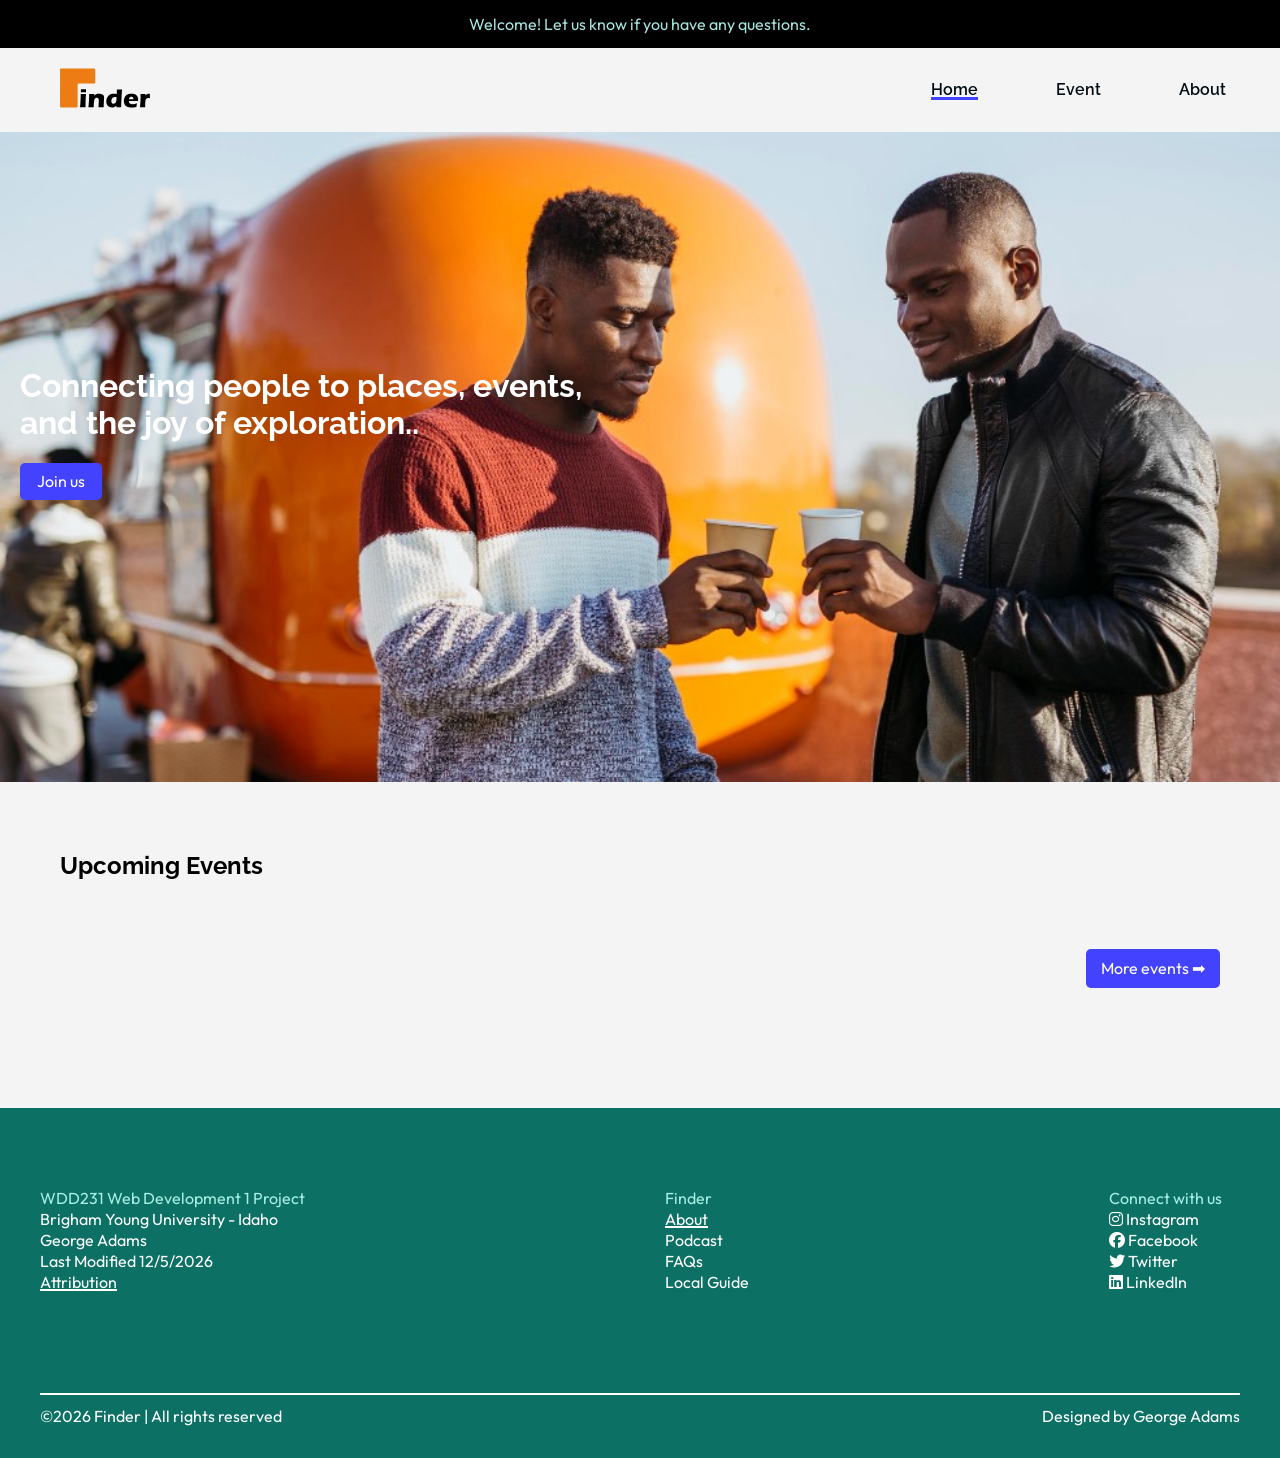
<file: project/index.html>
<!DOCTYPE html>
<html lang="en-US">

<head>
    <meta charset="UTF-8">
    <meta name="viewport" content="width=device-width, initial-scale=1.0">
    <meta name="author" content="George Adams">
    <meta name="description" content="Finder. 
    Connecting people to places, events, and the joy of exploration..
    Home page for Finder website">

    <meta property="og:title" content="Finder">
    <meta property="og:description" content="Connecting people to places, events, and the joy of exploration..">
    <meta property="og:type" content="website">
    <meta property="og:image" content="https://facelessfcls.github.io/wdd231/project/images/homepage-photo.jpg">
    <meta property="og:url" content="https://facelessfcls.github.io/wdd231/project/index.html">
    <meta name="twitter:card" content="Finder - The joy of exploration">
    <title>Homepage | Finder</title>

    <link rel="apple-touch-icon" sizes="180x180" href="images/icons/apple-touch-icon.png">
    <link rel="icon" type="image/png" sizes="32x32" href="images/icons/favicon-32x32.png">
    <link rel="icon" type="image/png" sizes="16x16" href="images/icons/favicon-16x16.png">
    <link rel="manifest" href="images/icons/site.webmanifest">

    <link rel="preconnect" href="https://fonts.googleapis.com">
    <link rel="preconnect" href="https://fonts.gstatic.com" crossorigin>
    <link
        href="https://fonts.googleapis.com/css2?family=Outfit:wght@100..900&family=Raleway:ital,wght@0,100..900;1,100..900&display=swap"
        rel="stylesheet">

    <link rel="stylesheet" href="styles/normalize.css" media="screen">
    <link rel="stylesheet" href="styles/index.css" media="screen">
    <link rel="stylesheet" href="styles/event.css" media="screen">
    <link rel="stylesheet" href="https://cdnjs.cloudflare.com/ajax/libs/font-awesome/6.6.0/css/all.min.css">
    
    <script src="scripts/index.js" defer></script>
    <script src="scripts/nav-foot.js" defer></script>
    <script type="module" src="scripts/greetingMsg.js"></script>


</head>

<body>

    <header>
        
        <div class="grtContainer"> </div>

        <section class="nav-container">

            <span class="logo-container">
                <a href="index.html">
                    <img src="images/finder_logo.svg" alt="Finder logo">
                </a>
                <span id="icon-menu"> </span>
            </span>

            <nav class="nav-links">
                <ul>
                    <li><a href="index.html" class="active">Home</a></li>
                    <li><a href="event.html">Event</a></li>
                    <li><a href="about.html">About</a></li>
                </ul>
            </nav>

        </section>

    </header>

    <main>

        <section id="hero-container">

            <div class="pic-src">
                <picture>
                    <source srcset="images/hero-image.jpg" media="(min-width: 1000px)">
                    <img src="images/hero-image-small.jpg" alt="Hero image" width="463" height="618">
                </picture>


                <div class="hero-msg">
                    <h1>Connecting people to places, events, 
                        <br>and the joy of exploration..
                    </h1>
        
                    <button><a href="about.html">Join us</a></button>
                </div>

            </div>


        </section> 

        <section class="all-events"> 
            <h2>Upcoming Events</h2>

            <div class="event-container"></div>

            <a href="event.html" class="toEvent">
                <button type="button" class="new-btn">More events ➡</button>
            </a>

        </section>

        <dialog class="moreInfoWrapper"> </dialog>


        

    </main>


    <footer>
        <div class="footer-background">

            <div class="footer-section">
                
                <ul class="sec-one">
                    <li>WDD231 Web Development 1 Project</li>
                    <li>Brigham Young University - Idaho</li>
                    <li>George Adams</li>
                    <li id="lastModified"></li>
                    <li> <a href="attribution.html">Attribution</a> </li>
                </ul>
                
                <ul class="sec-two">
                    <li>Finder</li>
                    <li><a href="about.html">About</a></li>
                    <li>Podcast</li>
                    <li>FAQs</li>
                    <li>Local Guide</li>
                </ul>
                
                
                <ul class="sec-three">
                    <li> Connect with us</li>
                    <li> <i class="fa-brands fa-instagram"></i> Instagram</li>
                    <li> <i class="fa-brands fa-facebook"></i> Facebook</li>
                    <li> <i class="fa-brands fa-twitter"></i> Twitter</li>
                    <li> <i class="fa-brands fa-linkedin"></i> LinkedIn</li>
                </ul>
                
            </div>

            <div class="footend-section">
                <hr>
                
                <ul>
                    <li>©<span id="currentYear"></span> Finder | All rights reserved</li>
                    <li>Designed by George Adams</li>
                </ul>

            </div>

        </div>


    </footer>

</body>

</html>
</file>
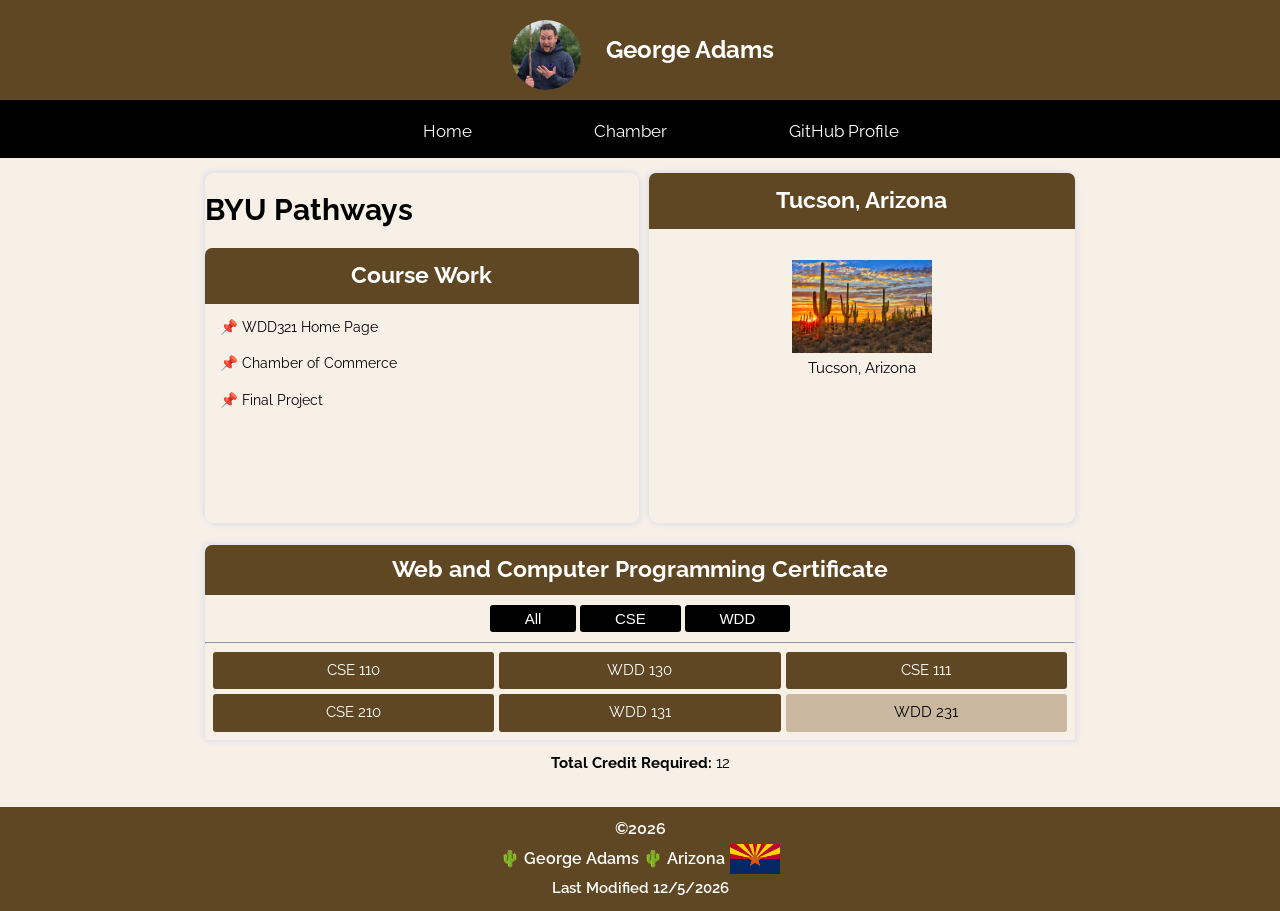
<file: week01/index.html>
<!DOCTYPE html>
<html lang="en-US">

<head>
    <meta charset="UTF-8">
    <meta name="viewport" content="width=device-width, initial-scale=1.0">
    <meta name="author" content="George Adams">
    <meta name="description" content="Home Page for WDD231 - Web Development. This will be the main page for the course and will contain links to all of the assignments.">
    <title>WDD 231 - Course Home Page | George Adams</title>

    <link rel="preconnect" href="https://fonts.googleapis.com">
    <link rel="preconnect" href="https://fonts.gstatic.com" crossorigin>
    <link href="https://fonts.googleapis.com/css2?family=Quicksand:wght@300..700&family=Raleway:ital,wght@0,100..900;1,100..900&display=swap" rel="stylesheet">
    <link rel="icon" href="images/logo.jpeg" sizes="16x16" type="image/jpeg">

    <link rel="stylesheet" href="styles/normalize.css" media="screen">
    <link rel="stylesheet" href="styles/index.css" media="screen">
    <link rel="stylesheet" href="styles/index-large.css" media="screen">
    <script src="scripts/index.js" defer></script>
    <script src="scripts/course-list-array.js" defer></script>
</head>

<body>

    <div class="intro-container">
        <img src="images/profile.jpg" alt="Photo of George Adams">
        <h1>George Adams</h1>
        <span id="menu">☰</span>
    </div>

    <header>
        <nav class="nav-links">
            <a href="#"> <span class="close-menu">✖</span> </a>
            <a href="index.html">Home</a>
            <a href="chamber/index.html">Chamber</a>
            <a href="https://github.com/facelessfcls">GitHub Profile</a>
        </nav>
    </header>

    <main>
        <div class="main-container">
            <section class="tag-one">
                <h1>BYU Pathways</h1>
                <h2>Course Work</h2>
                <ul>
                    <li class="course-taken">📌 WDD321 Home Page</li>
                    <li class="course-taken">📌 Chamber of Commerce</li>
                    <li class="course-taken">📌 Final Project</li>
                </ul>
            </section>

            <section class="tag-two">
                <h2>Tucson, Arizona</h2>
                <img src="images/zona.jpg" width="1724" height="2594" alt="Tucson, Arizona">
                <p>Tucson, Arizona</p>
            </section>

            <section class="tag-three">
                <h2>Web and Computer Programming Certificate</h2>

                <div class="btn-container">
                    <button class="all-course">All</button>
                    <button class="cse-course">CSE</button>
                    <button class="wdd-course">WDD</button>
                </div>
                <hr>
                <div class="courses-container"></div>
            </section>

        </div>
        <span class="total-credit"></span>
        <dialog id="course-details"></dialog>
    </main>

    <footer class="footer-nav">

        <span id="currentYear">&copy;</span>

        <div class="flag-name">
            <p> 🌵 George Adams 🌵 Arizona </p>
            <img src="images/az-flag.jpg" alt="Arizona Flag" loading="lazy">
        </div>
        <p id="lastModified"></p>

    </footer>
    
</body>

</html>
</file>
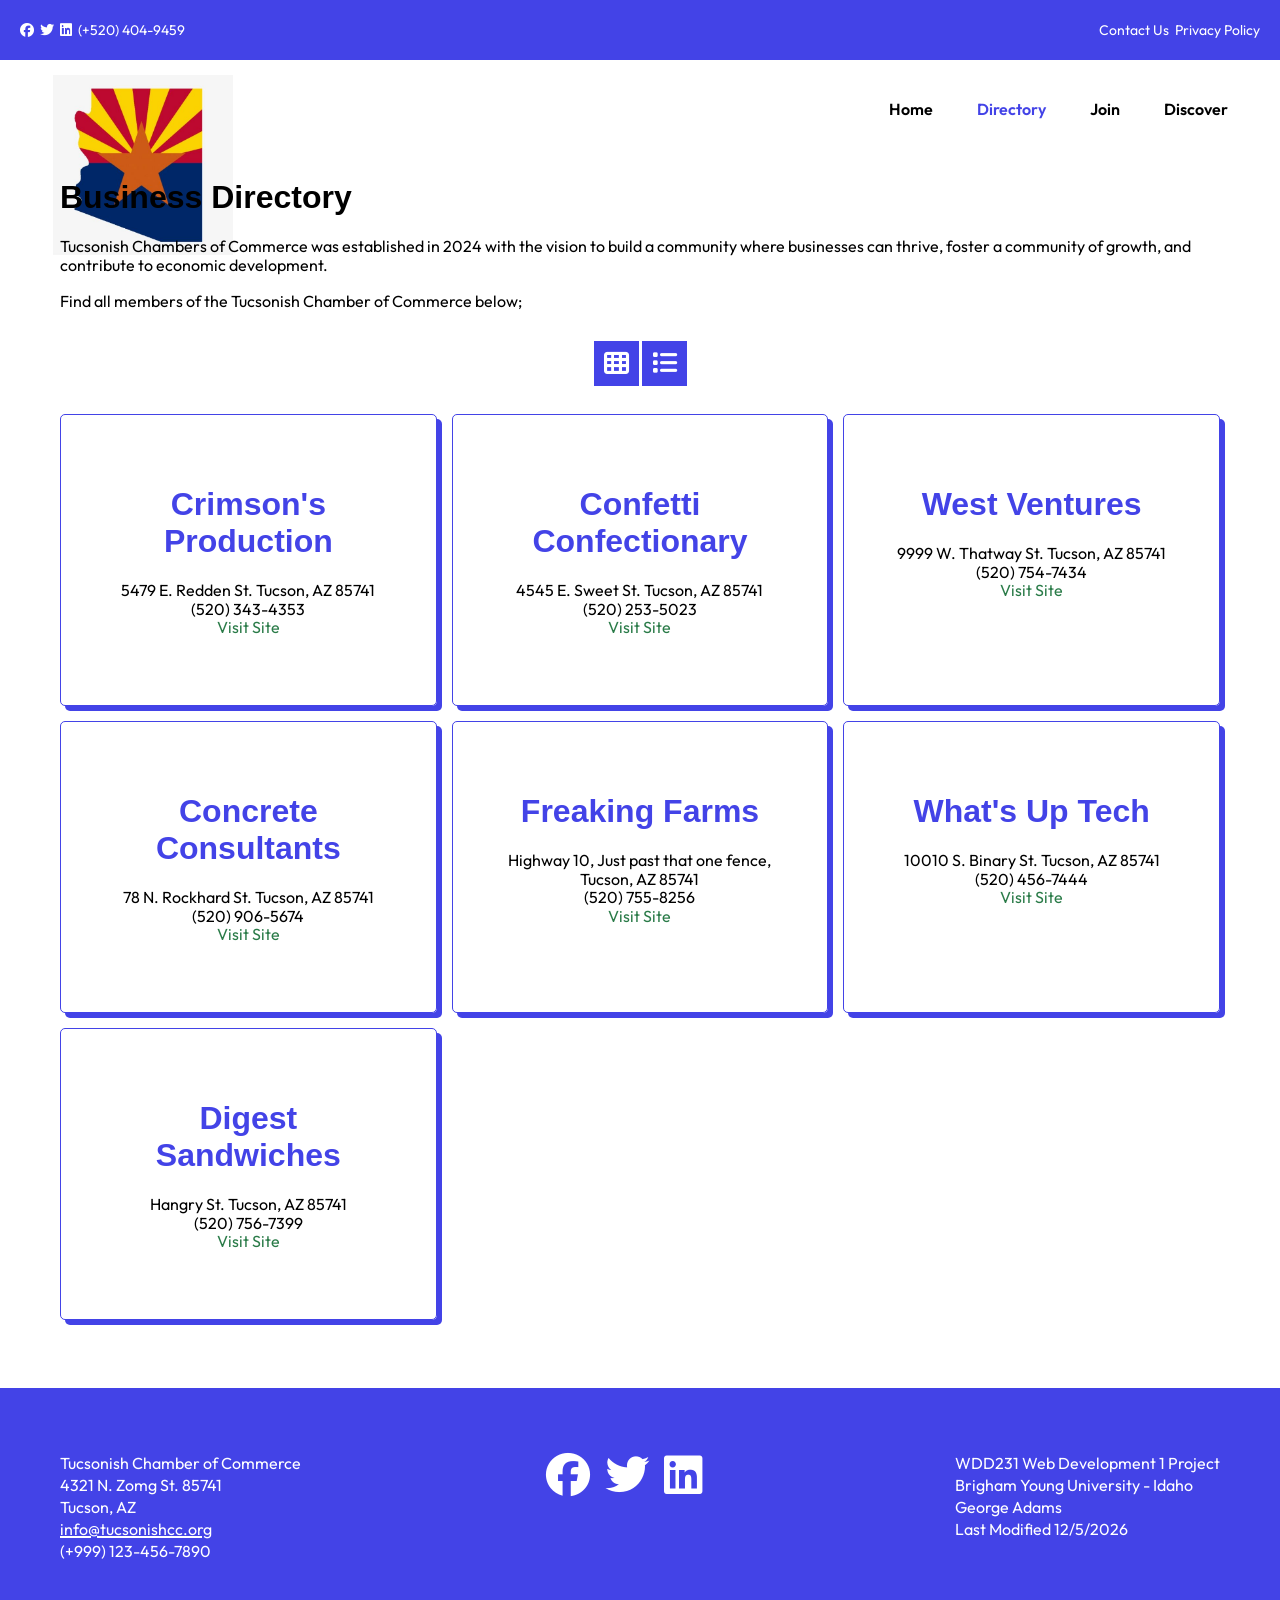
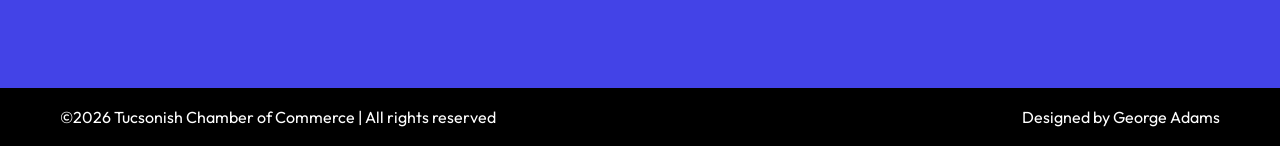
<file: chamber/directory.html>
<!DOCTYPE html>
<html lang="en-US">

<head>
    <meta charset="UTF-8">
    <meta name="viewport" content="width=device-width, initial-scale=1.0">
    <meta name="author" content="George Adams">
    <meta name="description" content="Tucsonish Chamber of Commerce. We have 
    a vision to build a community where businesses can thrive, foster growth, 
    and contribute to economic development.">
    <link rel="icon" href="favicon.ico">

    <meta property="og:title" content="Tucsonish Chamber of Commerce : Commerce in Tucson, Arizona">
    <meta property="og:description" content="Tucsonish Chamber of Commerce connecting businesses together">
    <meta property="og:type" content="website">
    <meta property="og:image" content="https://facelessfcls.github.io/wdd231/chamber/images/homepage-photo.jpg">
    <meta property="og:url" content="https://facelessfcls.github.io/wdd231/chamber/directory.html">
    <meta name="twitter:card" content="Tucsonish Chamber of Commerce, connects and grows businesses.">
    <title>Directory | Tucsonish Chambers of Commerce </title>

    <link rel="apple-touch-icon" sizes="180x180" href="/images/icons/apple-touch-icon.png">
    <link rel="icon" type="image/png" sizes="32x32" href="images/icons/favicon-32x32.png">
    <link rel="icon" type="image/png" sizes="16x16" href="images/icons/favicon-16x16.png">
    <link rel="manifest" href="images/icons/site.webmanifest">

    <link rel="preconnect" href="https://fonts.googleapis.com">
    <link rel="preconnect" href="https://fonts.gstatic.com" crossorigin>
    <link href="https://fonts.googleapis.com/css2?family=Outfit:wght@100..900&display=swap" rel="stylesheet">

    <link rel="stylesheet" href="styles/normalize.css" media="screen">
    <link rel="stylesheet" href="styles/directory.css" media="screen">
    <link rel="stylesheet" href="styles/directory-large.css" media="screen">
    <link rel="stylesheet" href="https://cdnjs.cloudflare.com/ajax/libs/font-awesome/6.6.0/css/all.min.css"> <!-- Font Awesome 6.6.0 -->
    
    <script src="scripts/directory.js" defer></script>
    <script src="scripts/lastmodified.js" defer></script>
    <script src="scripts/navigation.js" defer></script>
</head>

<body>
    <header class="top-banner">

        <nav class="items-left">
            <ul>
                <li> <i class="fa-brands fa-facebook"></i> </li>
                <li> <i class="fa-brands fa-twitter"></i> </li>
                <li> <i class="fa-brands fa-linkedin"></i> </li>
                <li> (+520) 404-9459 </li>
            </ul>
        </nav>

        <nav class="items-right">
            <ul>
                <li> <a href="#">Contact Us</a> </li>
                <li> <a href="#">Privacy Policy</a> </li>
            </ul>
        </nav>

    </header>


    <header>

        <div class="nav-container">
            <span>
                <a href="index.html"> 
                    <img src="images/az-flag-state.jpg" alt="Arizona State Flag">
                </a>

                <span id="icon-menu"> </span>
            </span>

            <nav class="nav-links">
                <ul>
                    <li><a href="index.html">Home</a></li>
                    <li><a href="directory.html" class="active">Directory</a></li>
                    <li><a href="join.html">Join</a></li>
                    <li><a href="discover.html">Discover</a></li>
                </ul>
            </nav>
        </div>

    </header>


    <main>

        <section class="intro-msg-container">
            <h1>Business Directory</h1>
            
            <p>Tucsonish Chambers of Commerce was established in 2024 with the vision to build a community where
                businesses can thrive, foster a community of growth, and contribute to economic development.
            </p>
            <br>
            <p> Find all members of the Tucsonish Chamber of Commerce below; </p>
        </section>

        <div class="list-grid-icons">
            <button id="grid-btn" type="button"> 
                <i class="fa fa-th"></i> 
            </button>

            <button id="list-btn" type="button"> 
                <i class="fas fa-list"></i> 
            </button>
        </div>

        <section id="comp-grid"></section>
        <section id="comp-list"></section>

    </main>

    <footer>
        <div class="footer-background">

            <div class="footer-container">

                <ul class="sec-one">
                    <li>Tucsonish Chamber of Commerce <br>
                        4321 N. Zomg St. 85741 <br>
                        Tucson, AZ <br>
                        <a href="#">info@tucsonishcc.org</a><br>
                        (+999) 123-456-7890
                    </li>
                </ul> 

                <ul class="sec-two">
                    <li> <i class="fa-brands fa-facebook"></i> </li>
                    <li> <i class="fa-brands fa-twitter"></i> </li>
                    <li> <i class="fa-brands fa-linkedin"></i> </li>
                </ul>

                <ul class="sec-three">
                    <li> WDD231 Web Development 1 Project
                        <br>Brigham Young University - Idaho
                        <br>George Adams
                    </li>
                    <li id="lastModified"></li>
                </ul>

            </div>
        </div>

        <div class="footend-container">
            <ul class="footer-end">
                <li><span id="currentYear">©</span> Tucsonish Chamber of Commerce | All rights reserved</li>
                <li>Designed by George Adams</li>
            </ul>
        </div>

    </footer>
</body>

</html>
</file>
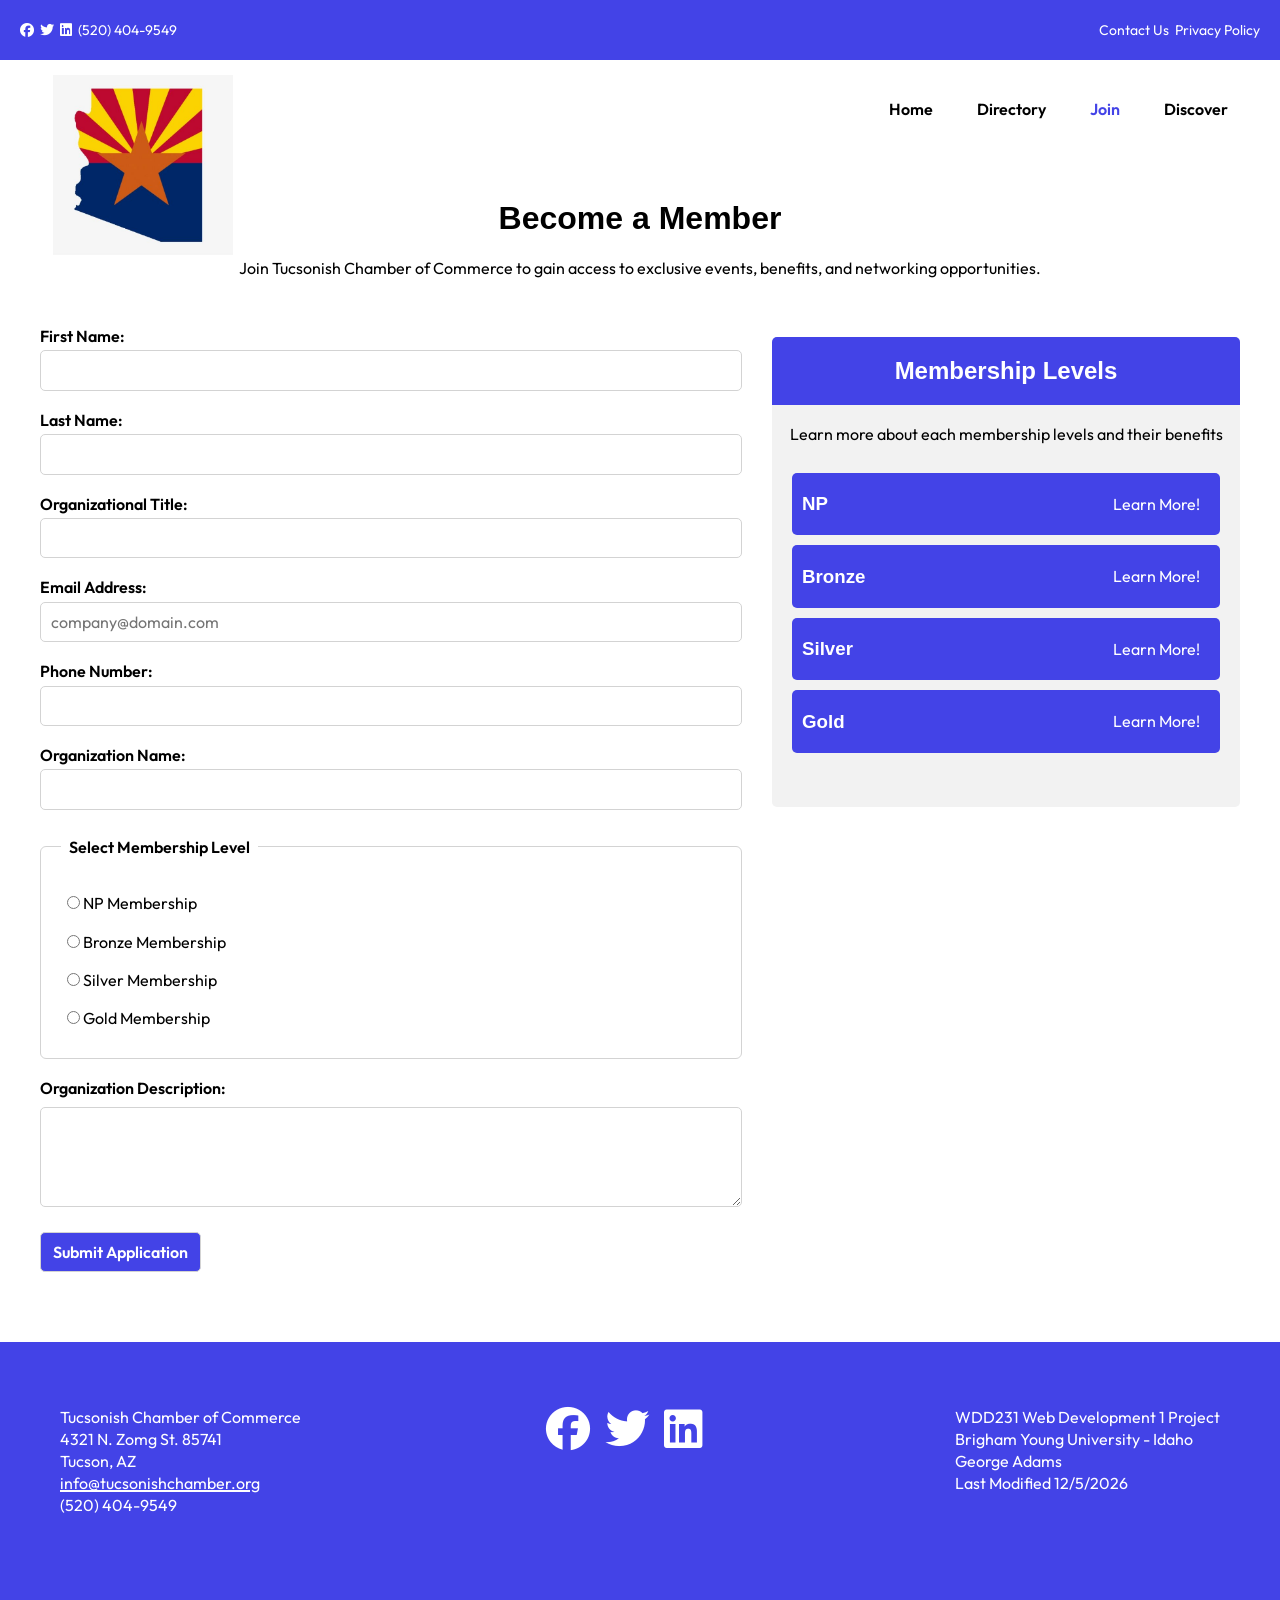
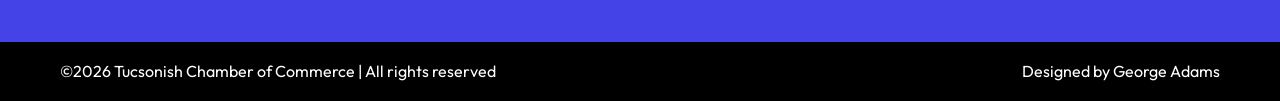
<file: chamber/join.html>
<!DOCTYPE html>
<html lang="en-US">

<head>
    <meta charset="UTF-8">
    <meta name="viewport" content="width=device-width, initial-scale=1.0">
    <meta name="author" content="George Adams">
    <meta name="description" content="Tucsonish Chamber of Commerce. We have 
    a vision to build a community where businesses can thrive 
    and contribute to economic development.">

    <meta property="og:title" content="Tucsonish Chamber of Commerce">
    <meta property="og:description" content="Tucsonish Chamber of Commerce connecting businesses together">
    <meta property="og:type" content="website">
    <meta property="og:image" content="https://facelessfcls.github.io/wdd231/chamber/images/profile.jpg">
    <meta property="og:url" content="https://facelessfcls.github.io/wdd231/chamber/index.html">
    <meta name="twitter:card" content="Tucsonish Chamber of Commerce connects and grows businesses.">
    <title>Join | Tucsonish Chambers of Commerce </title>

    <link rel="apple-touch-icon" sizes="180x180" href="/images/icons/apple-touch-icon.png">
    <link rel="icon" type="image/png" sizes="32x32" href="images/icons/favicon-32x32.png">
    <link rel="icon" type="image/png" sizes="16x16" href="images/icons/favicon-16x16.png">
    <link rel="manifest" href="images/icons/site.webmanifest">

    <link rel="preconnect" href="https://fonts.googleapis.com">
    <link rel="preconnect" href="https://fonts.gstatic.com" crossorigin>
    <link href="https://fonts.googleapis.com/css2?family=Outfit:wght@100..900&display=swap" rel="stylesheet">

    <link rel="stylesheet" href="styles/normalize.css" media="screen">
    <link rel="stylesheet" href="styles/join.css" media="screen">
    <link rel="stylesheet" href="styles/directory.css" media="screen">
    <link rel="stylesheet" href="styles/directory-large.css" media="screen">
    <link rel="stylesheet" href="https://cdnjs.cloudflare.com/ajax/libs/font-awesome/6.6.0/css/all.min.css">
    
    <script src="scripts/join.js" defer></script>
    <script src="scripts/lastmodified.js" defer></script>
    <script src="scripts/navigation.js" defer></script>
</head>

<body>
    <header class="top-banner">

        <nav class="items-left">
            <ul>
                <li> <i class="fa-brands fa-facebook"></i> </li>
                <li> <i class="fa-brands fa-twitter"></i> </li>
                <li> <i class="fa-brands fa-linkedin"></i> </li>
                <li> (520) 404-9549 </li>
            </ul>
        </nav>

        <nav class="items-right">
            <ul>
                <li> <a href="#">Contact Us</a> </li>
                <li> <a href="#">Privacy Policy</a> </li>
            </ul>
        </nav>

    </header>


    <header>

        <div class="nav-container">
            <span>
                <a href="index.html"> 
                    <img src="images/az-flag-state.jpg" alt="Tucsonish Chambers of Commerce logo">
                </a>

                <span id="icon-menu"> </span>
            </span>

            <nav class="nav-links">
                <ul>
                    <li><a href="index.html">Home</a></li>
                    <li><a href="directory.html">Directory</a></li>
                    <li><a href="join.html" class="active">Join</a></li>
                    <li><a href="discover.html">Discover</a></li>
                </ul>
            </nav>
        </div>

    </header>

    <main>

        <div class="intro-Heading">
            <h1>Become a Member</h1>
            <p>Join Tucsonish Chamber of Commerce to gain access to exclusive events, benefits, and networking opportunities.</p>
        </div>

        <div id="member-container">

            <form method="get" action="thankyou.html" class="org-details" id="formI">
                
                <div id="formInfo">
                    <label> First Name: 
                        <input type="text" title="firstName" name="First" autocomplete="given-name" required>
                    </label>

                    <label> Last Name: 
                        <input type="text" title="lastName" name="Last" required autocomplete="family-name" >
                    </label>

                    <label> Organizational Title: 
                        <input type="text" title="orgTitle" name="orgTitle" required autocomplete="organization-title" pattern="[A-Za-z\s\-]{7,}">
                    </label>

                    <label> Email Address: 
                        <input type="email" title="email address" name="email" required autocomplete="email" placeholder="company@domain.com">
                    </label>

                    <label> Phone Number: 
                        <input type="tel" title="phoneNumber" name="number" required autocomplete="tel" >
                    </label>

                    <label> Organization Name: 
                        <input type="text" title="orgName" name="OrgName" required autocomplete="organization">
                    </label>

                </div>
                
                <fieldset id="fieldsetArea">
                    <legend>Select Membership Level</legend>
                    <label> <input type="radio" name="membershipLevel" value="NP Membership" required> NP Membership </label>
                    <label> <input type="radio" name="membershipLevel" value="Bronze Membership" required> Bronze Membership </label>
                    <label> <input type="radio" name="membershipLevel" value="Silver Membership" required> Silver Membership </label>
                    <label> <input type="radio" name="membershipLevel" value="Gold Membership" required> Gold Membership </label>
                    
                </fieldset>
                
                <label id="orgDetails"> Organization Description: 
                    <textarea name="orgDescription" id="orgDescription" title="describe your organization"></textarea>
                </label>
                
                <button id="submit-Btn" type="submit">Submit Application</button>
                
                <input type="hidden" id="timestamp" name="timestamp" value="">


            </form>

            

            
            <div class="benefits">
                <h2>Membership Levels</h2>
                <p>Learn more about each membership levels and their benefits</p>

            
                <div id="NP-M">
                    <h3>NP</h3>
                    <p>Learn More!</p>
                </div>

                <div id="Bronze-M">
                    <h3>Bronze</h3>
                    <p>Learn More!</p>
                </div>

                <div id="Silver-M">
                    <h3>Silver</h3>
                    <p>Learn More!</p>
                </div>

                <div id="Gold-M">
                    <h3>Gold</h3>
                    <p>Learn More!</p>
                </div>
            </div>

            <dialog id="dsDialogue" class="dDesign"></dialog>

        </div>

    </main>


    <footer>
        <div class="footer-background">

            <div class="footer-container">
                <div class="sec-one">
                    <p>Tucsonish Chamber of Commerce <br>
                        4321 N. Zomg St. 85741 <br>
                        Tucson, AZ <br>
                        <a href="#">info@tucsonishchamber.org</a><br>
                        (520) 404-9549
                    </p>
                </div>

                <div class="sec-two">
                    <i class="fa-brands fa-facebook"></i>
                    <i class="fa-brands fa-twitter"></i>
                    <i class="fa-brands fa-linkedin"></i>
                </div>

                <div class="sec-three">
                    <p>WDD231 Web Development 1 Project
                        <br>Brigham Young University - Idaho
                        <br>George Adams
                    </p>
                    <p id="lastModified"></p>
                </div>
            </div>
        </div>

        <div class="footend-container">
            <div class="footer-end">
                <p><span id="currentYear">©</span> Tucsonish Chamber of Commerce | All rights reserved</p>
                <p>Designed by George Adams</p>
            </div>
        </div>

    </footer>
</body>

</html>
</file>
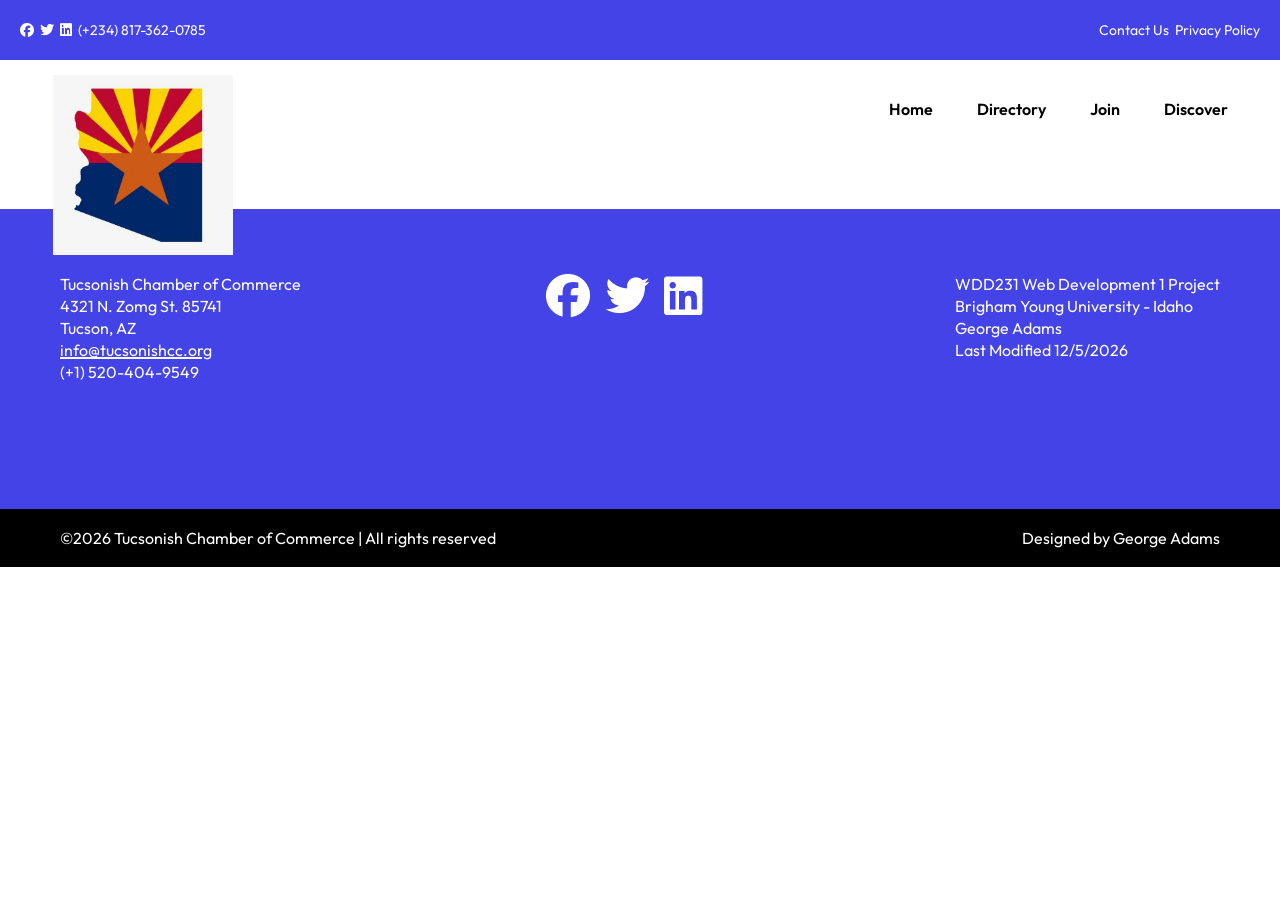
<file: chamber/thankyou.html>
<!DOCTYPE html>
<html lang="en-US">

<head>
    <meta charset="UTF-8">
    <meta name="viewport" content="width=device-width, initial-scale=1.0">
    <meta name="author" content="George Adams">
    <meta name="description" content="Tucsonish Chamber of Commerce. We have 
    the vision to build a community where businesses can thrive, foster a community of growth, 
    and contribute to economic development. A place for businesses to connect together.">

    <meta property="og:title" content="Tucsonish Chamber of Commerce">
    <meta property="og:description" content="Tucsonish Chamber of Commerce connecting businesses together">
    <meta property="og:type" content="website">
    <meta property="og:image" content="https://facelessfcls.github.io/wdd231/chamber/images/homepage-photo.jpeg">
    <meta property="og:url" content="https://facelessfcls.github.io/wdd231/chamber/index.html">
    <meta name="twitter:card" content="Tucsonish Chamber of Commerce connects and grows businesses.">
    <title>Submit Application | Tucsonish Chambers of Commerce </title>

    <link rel="apple-touch-icon" sizes="180x180" href="/images/icons/apple-touch-icon.png">
    <link rel="icon" type="image/png" sizes="32x32" href="images/icons/favicon-32x32.png">
    <link rel="icon" type="image/png" sizes="16x16" href="images/icons/favicon-16x16.png">
    <link rel="manifest" href="images/icons/site.webmanifest">

    <link rel="preconnect" href="https://fonts.googleapis.com">
    <link rel="preconnect" href="https://fonts.gstatic.com" crossorigin>
    <link href="https://fonts.googleapis.com/css2?family=Outfit:wght@100..900&display=swap" rel="stylesheet">

    <link rel="stylesheet" href="styles/normalize.css" media="screen">
    <link rel="stylesheet" href="styles/thankyou.css" media="screen">
    <link rel="stylesheet" href="styles/directory.css" media="screen">
    <link rel="stylesheet" href="styles/directory-large.css" media="screen">
    <link rel="stylesheet" href="https://cdnjs.cloudflare.com/ajax/libs/font-awesome/6.6.0/css/all.min.css">
    
    <script src="scripts/thankyou.js" defer></script>
    <script src="scripts/lastmodified.js" defer></script>
    <script src="scripts/navigation.js" defer></script>
</head>

<body>
    <header class="top-banner">

        <nav class="items-left">
            <ul>
                <li> <i class="fa-brands fa-facebook"></i> </li>
                <li> <i class="fa-brands fa-twitter"></i> </li>
                <li> <i class="fa-brands fa-linkedin"></i> </li>
                <li> (+234) 817-362-0785 </li>
            </ul>
        </nav>

        <nav class="items-right">
            <ul>
                <li> <a href="#">Contact Us</a> </li>
                <li> <a href="#">Privacy Policy</a> </li>
            </ul>
        </nav>

    </header>


    <header>

        <div class="nav-container">
            <span>
                <a href="index.html"> 
                    <img src="images/az-flag-state.jpg" alt="Tucsonish Chambers of Commerce logo">
                </a>

                <span id="icon-menu"> </span>
            </span>

            <nav class="nav-links">
                <ul>
                    <li><a href="index.html">Home</a></li>
                    <li><a href="directory.html">Directory</a></li>
                    <li><a href="join.html">Join</a></li>
                    <li><a href="discover.html">Discover</a></li>
                </ul>
            </nav>
        </div>

    </header>



    <main>
        <div id="displayApp"></div>


    </main>




    <footer>
        <div class="footer-background">

            <div class="footer-container">
                <div class="sec-one">
                    <p>Tucsonish Chamber of Commerce <br>
                        4321 N. Zomg St. 85741 <br>
                        Tucson, AZ <br>
                        <a href="#">info@tucsonishcc.org</a><br>
                        (+1) 520-404-9549
                    </p>
                </div>

                <div class="sec-two">
                    <i class="fa-brands fa-facebook"></i>
                    <i class="fa-brands fa-twitter"></i>
                    <i class="fa-brands fa-linkedin"></i>
                </div>

                <div class="sec-three">
                    <p>WDD231 Web Development 1 Project
                        <br>Brigham Young University - Idaho
                        <br>George Adams
                    </p>
                    <p id="lastModified"></p>
                </div>
            </div>
        </div>

        <div class="footend-container">
            <div class="footer-end">
                <p><span id="currentYear">©</span> Tucsonish Chamber of Commerce | All rights reserved</p>
                <p>Designed by George Adams</p>
            </div>
        </div>

    </footer>
</body>

</html>
</file>
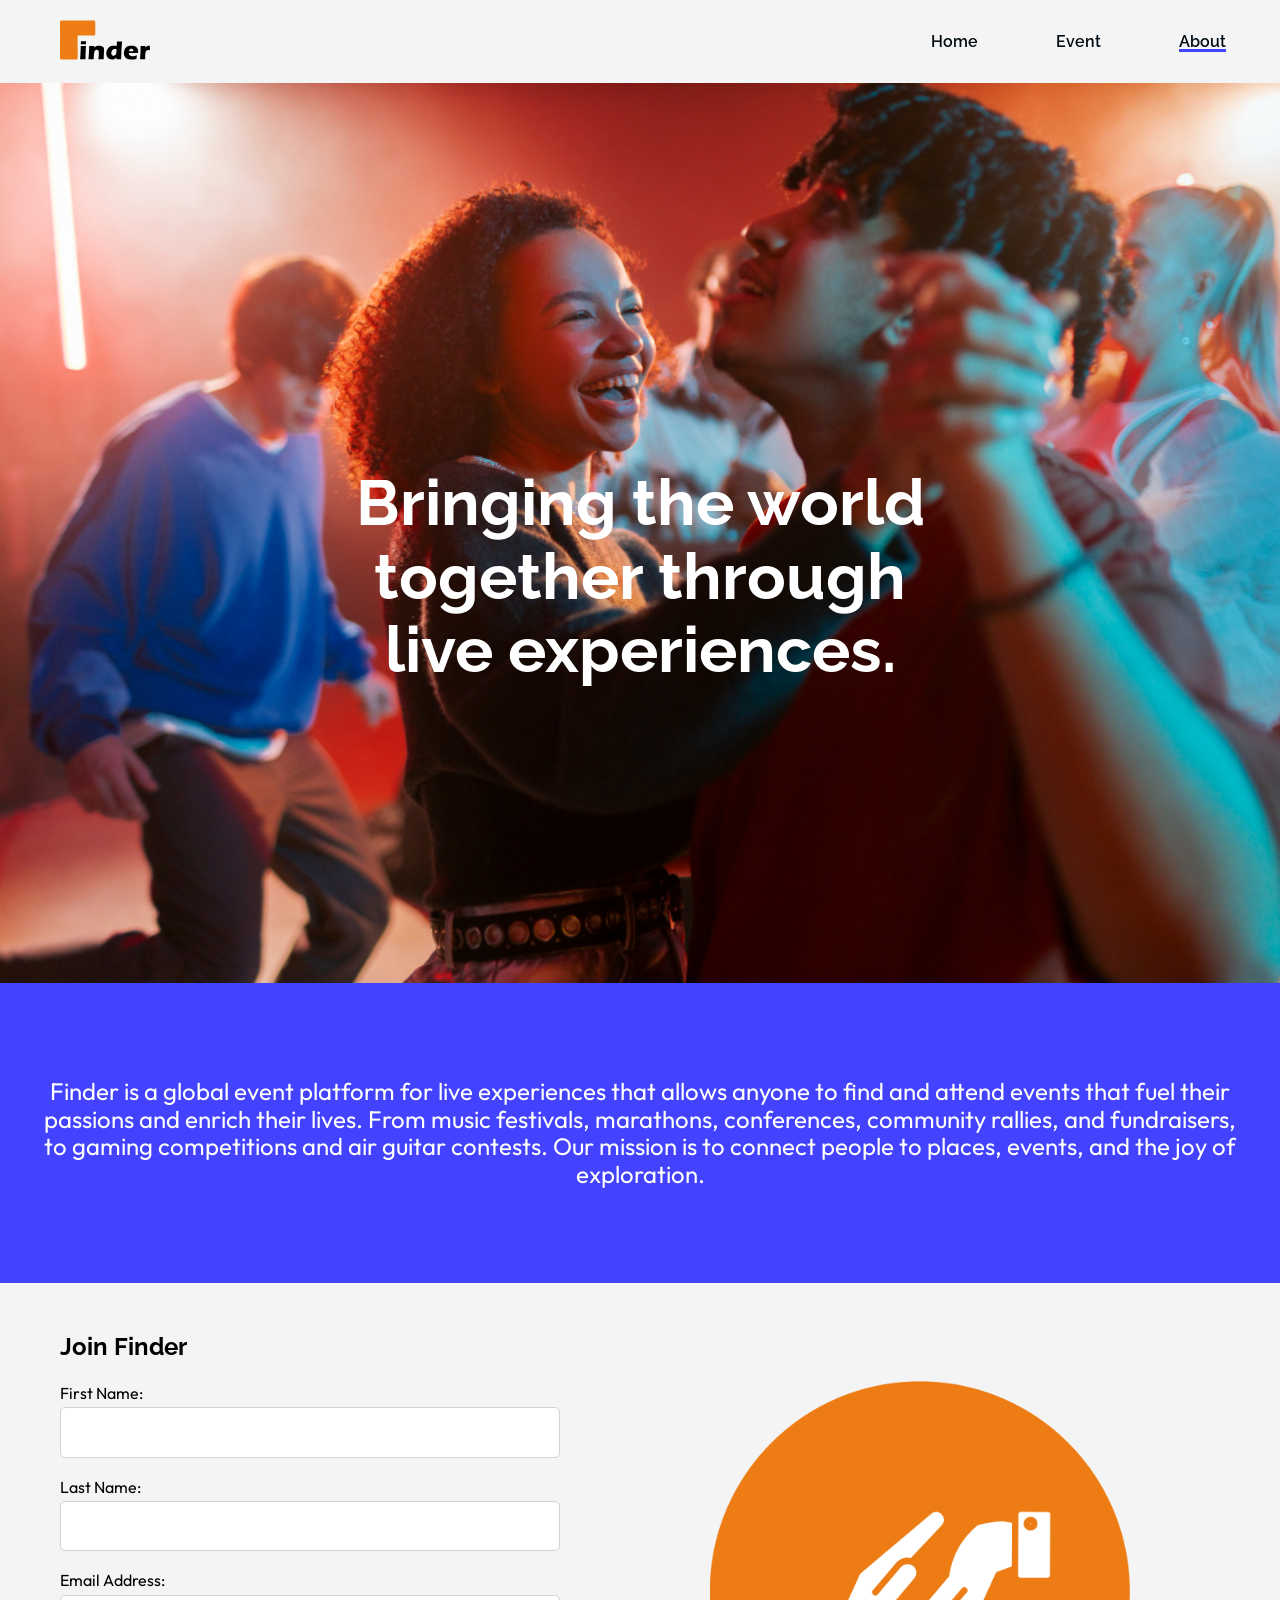
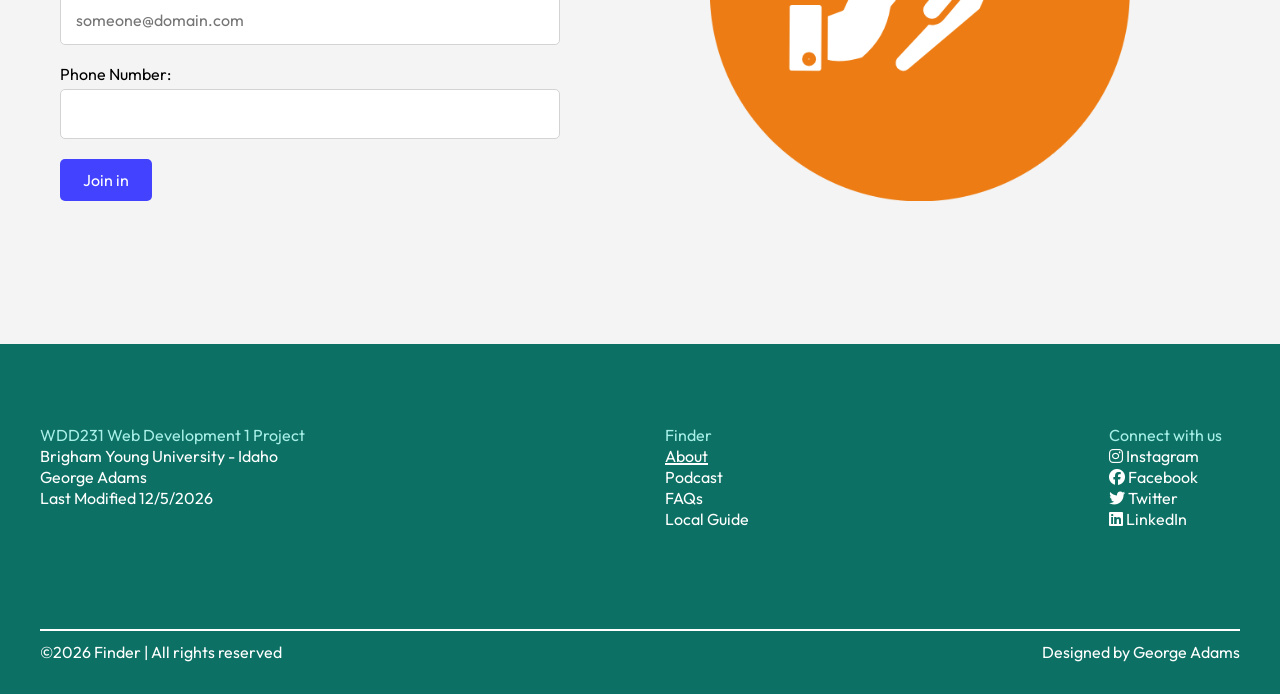
<file: project/about.html>
<!DOCTYPE html>
<html lang="en-US">

<head>
    <meta charset="UTF-8">
    <meta name="viewport" content="width=device-width, initial-scale=1.0">
    <meta name="author" content="George Adams">
    <meta name="description" content="Finder. 
    Connecting people to places, events, and the joy of exploration..
    Home page for Finder website">

    <meta property="og:title" content="Finder">
    <meta property="og:description" content="Connecting people to places, events, and the joy of exploration..">
    <meta property="og:type" content="website">
    <meta property="og:image" content="https://facelessfcls.github.io/wdd231/project/images/homepage-photo.jpg">
    <meta property="og:url" content="https://facelessfcls.github.io/wdd231/project/index.html">
    <meta name="twitter:card" content="Finder - The joy of exploration">
    <title>About | Finder</title>

    <link rel="apple-touch-icon" sizes="180x180" href="images/icons/apple-touch-icon.png">
    <link rel="icon" type="image/png" sizes="32x32" href="images/icons/favicon-32x32.png">
    <link rel="icon" type="image/png" sizes="16x16" href="images/icons/favicon-16x16.png">
    <link rel="manifest" href="images/icons/site.webmanifest">

    <link rel="preconnect" href="https://fonts.googleapis.com">
    <link rel="preconnect" href="https://fonts.gstatic.com" crossorigin>
    <link
        href="https://fonts.googleapis.com/css2?family=Outfit:wght@100..900&family=Raleway:ital,wght@0,100..900;1,100..900&display=swap"
        rel="stylesheet">

    <link rel="stylesheet" href="styles/normalize.css" media="screen">
    <link rel="stylesheet" href="styles/about.css" media="screen">
    <link rel="stylesheet" href="styles/index.css" media="screen">
    <link rel="stylesheet" href="https://cdnjs.cloudflare.com/ajax/libs/font-awesome/6.6.0/css/all.min.css">

    <script src="scripts/nav-foot.js" defer></script>

</head>

<body>

    <header>

        <section class="nav-container">

            <span class="logo-container">
                <a href="index.html"><img src="images/finder_logo.svg" alt="Finder logo" width="387" height="168"></a>
                <span id="icon-menu"> </span>
            </span>

            <nav class="nav-links">
                <ul>
                    <li><a href="index.html">Home</a></li>
                    <li><a href="event.html">Event</a></li>
                    <li><a href="about.html" class="active">About</a></li>
                </ul>
            </nav>

        </section>

    </header>

    <main>
        <div class="about-container">
            
            <div class="about-hero-msg">
                <picture>
                    <source srcset="images/about-image.jpg" media="(min-width: 1000px)">
                    <img src="images/about-image-small.jpg" alt="About hero image">
                </picture>
                
                <h1> Bringing the world together through live experiences. </h1>
            </div>

        </div>


        <div class="about-msg">
            <p>
                Finder is a global event platform for live experiences 
                that allows anyone to find and attend events that fuel their 
                passions and enrich their lives. From music festivals, marathons, conferences, 
                community rallies, and fundraisers, to gaming competitions and air guitar contests. 
                Our mission is to connect people to places, events, and the joy of exploration.
            </p>
        </div>

        <section class="join-container">
            <h2>Join Finder</h2>

            <div class="join-child">

                <form action="thankyou.html" id="finder-form">
    
                    <label> First Name: 
                        <input type="text" title="firstName" name="First" autocomplete="given-name" required>
                    </label>
                    
                    <label> Last Name: 
                        <input type="text" title="lastName" name="Last" autocomplete="family-name" required>
                    </label>

                    <label> Email Address: 
                        <input type="email" title="email address" name="email" autocomplete="email" placeholder="someone@domain.com" required>
                    </label>

                    <label> Phone Number: 
                        <input type="tel" title="phoneNumber" name="mobile number" autocomplete="tel" required >
                    </label>
                    
                    <button type="submit" id="submit-btn"> Join in </button>
    
                </form>
    
                <div class="joinIn">
                    <img src="images/hand.png" alt="join finder" loading="lazy">
                </div>
            </div>

        </section>

    </main>

    <footer>
        <div class="footer-background">

            <div class="footer-section">
                
                <ul class="sec-one">
                    <li>WDD231 Web Development 1 Project</li>
                    <li>Brigham Young University - Idaho</li>
                    <li>George Adams</li>
                    <li id="lastModified"></li>
                </ul>
                
                <ul class="sec-two">
                    <li>Finder</li>
                    <li><a href="about.html">About</a></li>
                    <li>Podcast</li>
                    <li>FAQs</li>
                    <li>Local Guide</li>
                </ul>
                
                <ul class="sec-three">
                    <li> Connect with us</li>
                    <li> <i class="fa-brands fa-instagram"></i> Instagram</li>
                    <li> <i class="fa-brands fa-facebook"></i> Facebook</li>
                    <li> <i class="fa-brands fa-twitter"></i> Twitter</li>
                    <li> <i class="fa-brands fa-linkedin"></i> LinkedIn</li>
                </ul>
                
            </div>

            <div class="footend-section">
                <hr>
                
                <ul>
                    <li>©<span id="currentYear"></span> Finder | All rights reserved</li>
                    <li>Designed by George Adams</li>
                </ul>

            </div>

        </div>
        
    </footer>

</body>

</html>
</file>
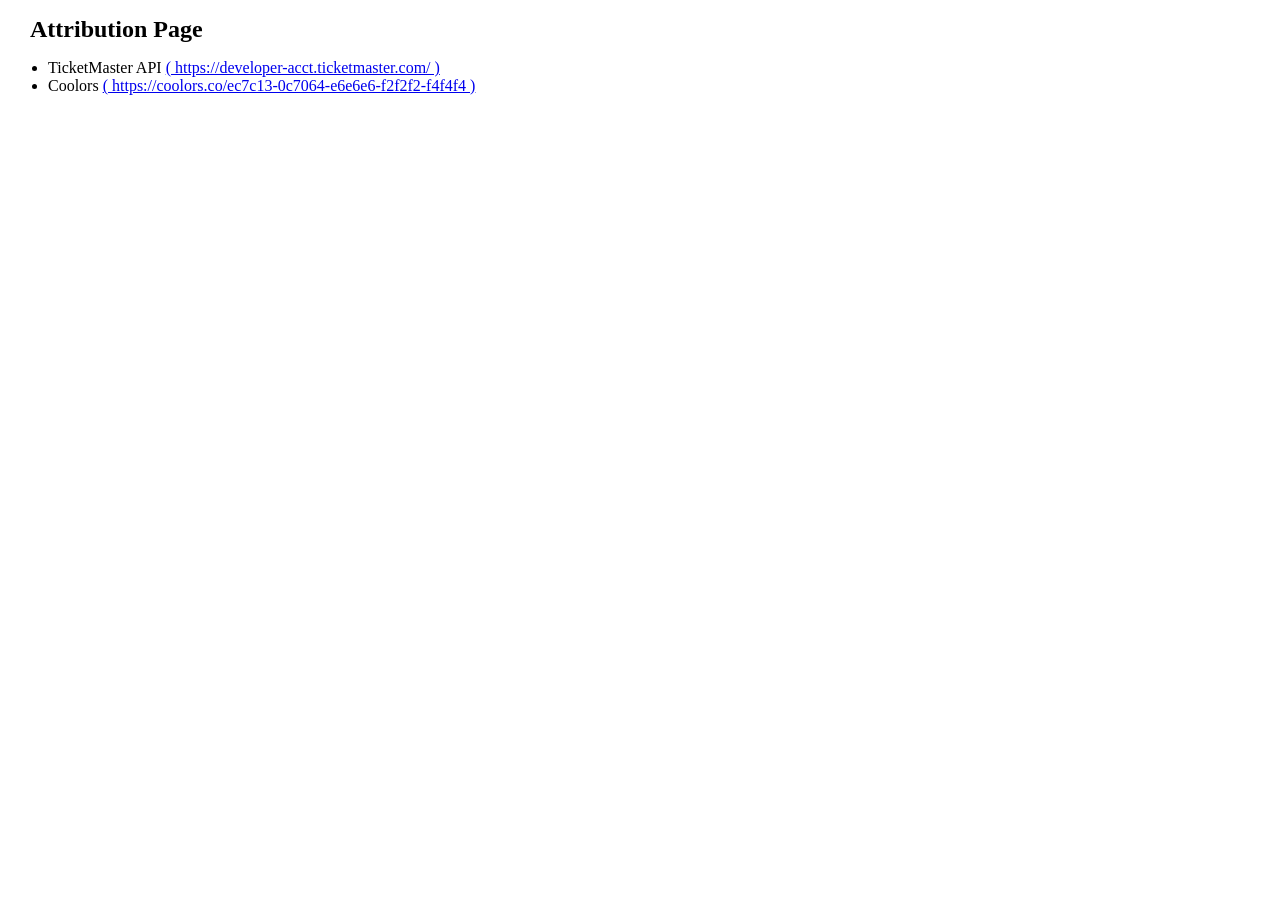
<file: project/attribution.html>
<!DOCTYPE html>
<html lang="en">

<!DOCTYPE html>
<html lang="en-US">

<head>
    <meta charset="UTF-8">
    <meta name="viewport" content="width=device-width, initial-scale=1.0">
    <meta name="author" content="George Adams">
    <meta name="description" content="Finder. 
    Connecting people to places, events, and the joy of exploration..
    Home page for Finder website">

    <meta property="og:title" content="Finder">
    <meta property="og:description" content="Connecting people to places, events, and the joy of exploration..">
    <meta property="og:type" content="website">
    <meta property="og:image" content="https://facelessfcls.github.io/wdd231/project/images/homepage-photo.jpg">
    <meta property="og:url" content="https://facelessfcls.github.io/wdd231/project/index.html">
    <meta name="twitter:card" content="Finder - The joy of exploration">
    <title>Attribution | Finder</title>

    <link rel="apple-touch-icon" sizes="180x180" href="images/icons/apple-touch-icon.png">
    <link rel="icon" type="image/png" sizes="32x32" href="images/icons/favicon-32x32.png">
    <link rel="icon" type="image/png" sizes="16x16" href="images/icons/favicon-16x16.png">
    <link rel="manifest" href="images/icons/site.webmanifest">

    <link rel="preconnect" href="https://fonts.googleapis.com">
    <link rel="preconnect" href="https://fonts.gstatic.com" crossorigin>
    <link
        href="https://fonts.googleapis.com/css2?family=Outfit:wght@100..900&family=Raleway:ital,wght@0,100..900;1,100..900&display=swap"
        rel="stylesheet">
</head>

<body>
    <h1 style="
    font-size: 1.5rem; 
    margin-left: 22px;
    ">
    Attribution Page 
    </h1>

    <ul>
        <li>TicketMaster API <a href="https://developer-acct.ticketmaster.com/">( https://developer-acct.ticketmaster.com/ ) </a></li>
        <li>Coolors <a href="https://coolors.co/ec7c13-0c7064-e6e6e6-f2f2f2-f4f4f4">( https://coolors.co/ec7c13-0c7064-e6e6e6-f2f2f2-f4f4f4 ) </a></li>

    </ul>
</body>

</html>
</file>
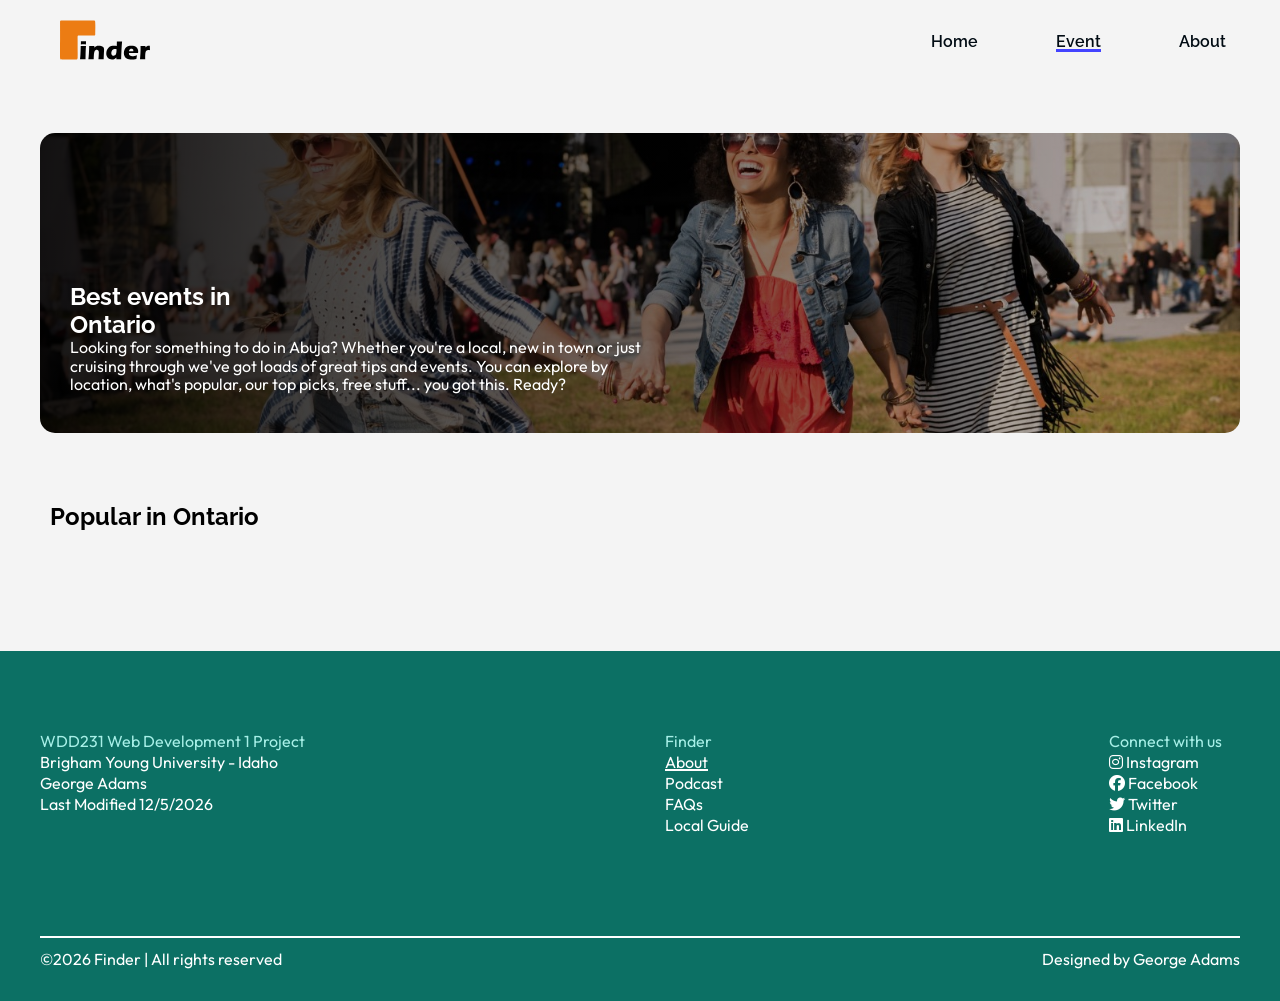
<file: project/event.html>
<!DOCTYPE html>
<html lang="en-US">

<head>
    <meta charset="UTF-8">
    <meta name="viewport" content="width=device-width, initial-scale=1.0">
    <meta name="author" content="George Adams">
    <meta name="description" content="Finder. 
    Connecting people to places, events, and the joy of exploration..
    Home page for Finder website">

    <meta property="og:title" content="Finder">
    <meta property="og:description" content="Connecting people to places, events, and the joy of exploration..">
    <meta property="og:type" content="website">
    <meta property="og:image" content="https://facelessfcls.github.io/wdd231/project/images/homepage-photo.jpg">
    <meta property="og:url" content="https://facelessfcls.github.io/wdd231/project/index.html">
    <meta name="twitter:card" content="Finder - The joy of exploration">
    <title>Event | Finder</title>

    <link rel="apple-touch-icon" sizes="180x180" href="images/icons/apple-touch-icon.png">
    <link rel="icon" type="image/png" sizes="32x32" href="images/icons/favicon-32x32.png">
    <link rel="icon" type="image/png" sizes="16x16" href="images/icons/favicon-16x16.png">
    <link rel="manifest" href="images/icons/site.webmanifest">

    <link rel="preconnect" href="https://fonts.googleapis.com">
    <link rel="preconnect" href="https://fonts.gstatic.com" crossorigin>
    <link
        href="https://fonts.googleapis.com/css2?family=Outfit:wght@100..900&family=Raleway:ital,wght@0,100..900;1,100..900&display=swap"
        rel="stylesheet">

    <link rel="stylesheet" href="styles/normalize.css" media="screen">
    <link rel="stylesheet" href="styles/event.css" media="screen">
    <link rel="stylesheet" href="styles/index.css" media="screen">
    <link rel="stylesheet" href="https://cdnjs.cloudflare.com/ajax/libs/font-awesome/6.6.0/css/all.min.css">
    
    <script src="scripts/event.js" defer></script>
    <script src="scripts/nav-foot.js" defer></script>
    

</head>

<body>

    <header>

        <section class="nav-container">

            <span class="logo-container">
                <a href="index.html"><img src="images/finder_logo.svg" alt="Finder logo" width="387" height="168"></a>
                <span id="icon-menu"> </span>
            </span>

            <nav class="nav-links">
                <ul>
                    <li><a href="index.html">Home</a></li>
                    <li><a href="event.html" class="active">Event</a></li>
                    <li><a href="about.html">About</a></li>
                </ul>
            </nav>

        </section>

    </header>

    <main>

        <section class="event-hero">

            <div class="event-msg">
                <h2>Best events in <br> Ontario</h2>
                <p>Looking for something to do in Abuja? Whether you're a local, 
                    new in town or just cruising through we've got loads of great 
                    tips and events. You can explore by location, what's popular, 
                    our top picks, free stuff... you got this. Ready?
                </p>
            </div>

        </section>

        <section class="allevents-container">

            <h2>Popular in Ontario</h2>

            <div class="dsAllEvents"></div>
            
        </section>

        <dialog class="moreInfoWrapper"></dialog>
        
    </main>

    <footer>
        <div class="footer-background">

            <div class="footer-section">
                
                <ul class="sec-one">
                    <li>WDD231 Web Development 1 Project</li>
                    <li>Brigham Young University - Idaho</li>
                    <li>George Adams</li>
                    <li id="lastModified"></li>
                </ul>
                
                <ul class="sec-two">
                    <li>Finder</li>
                    <li><a href="about.html">About</a></li>
                    <li>Podcast</li>
                    <li>FAQs</li>
                    <li>Local Guide</li>
                </ul>
                
                
                <ul class="sec-three">
                    <li> Connect with us</li>
                    <li> <i class="fa-brands fa-instagram"></i> Instagram</li>
                    <li> <i class="fa-brands fa-facebook"></i> Facebook</li>
                    <li> <i class="fa-brands fa-twitter"></i> Twitter</li>
                    <li> <i class="fa-brands fa-linkedin"></i> LinkedIn</li>
                </ul>
                
            </div>

            <div class="footend-section">
                <hr>
                
                <ul>
                    <li>©<span id="currentYear"></span> Finder | All rights reserved</li>
                    <li>Designed by George Adams</li>
                </ul>

            </div>

        </div>


    </footer>

</body>

</html>
</file>
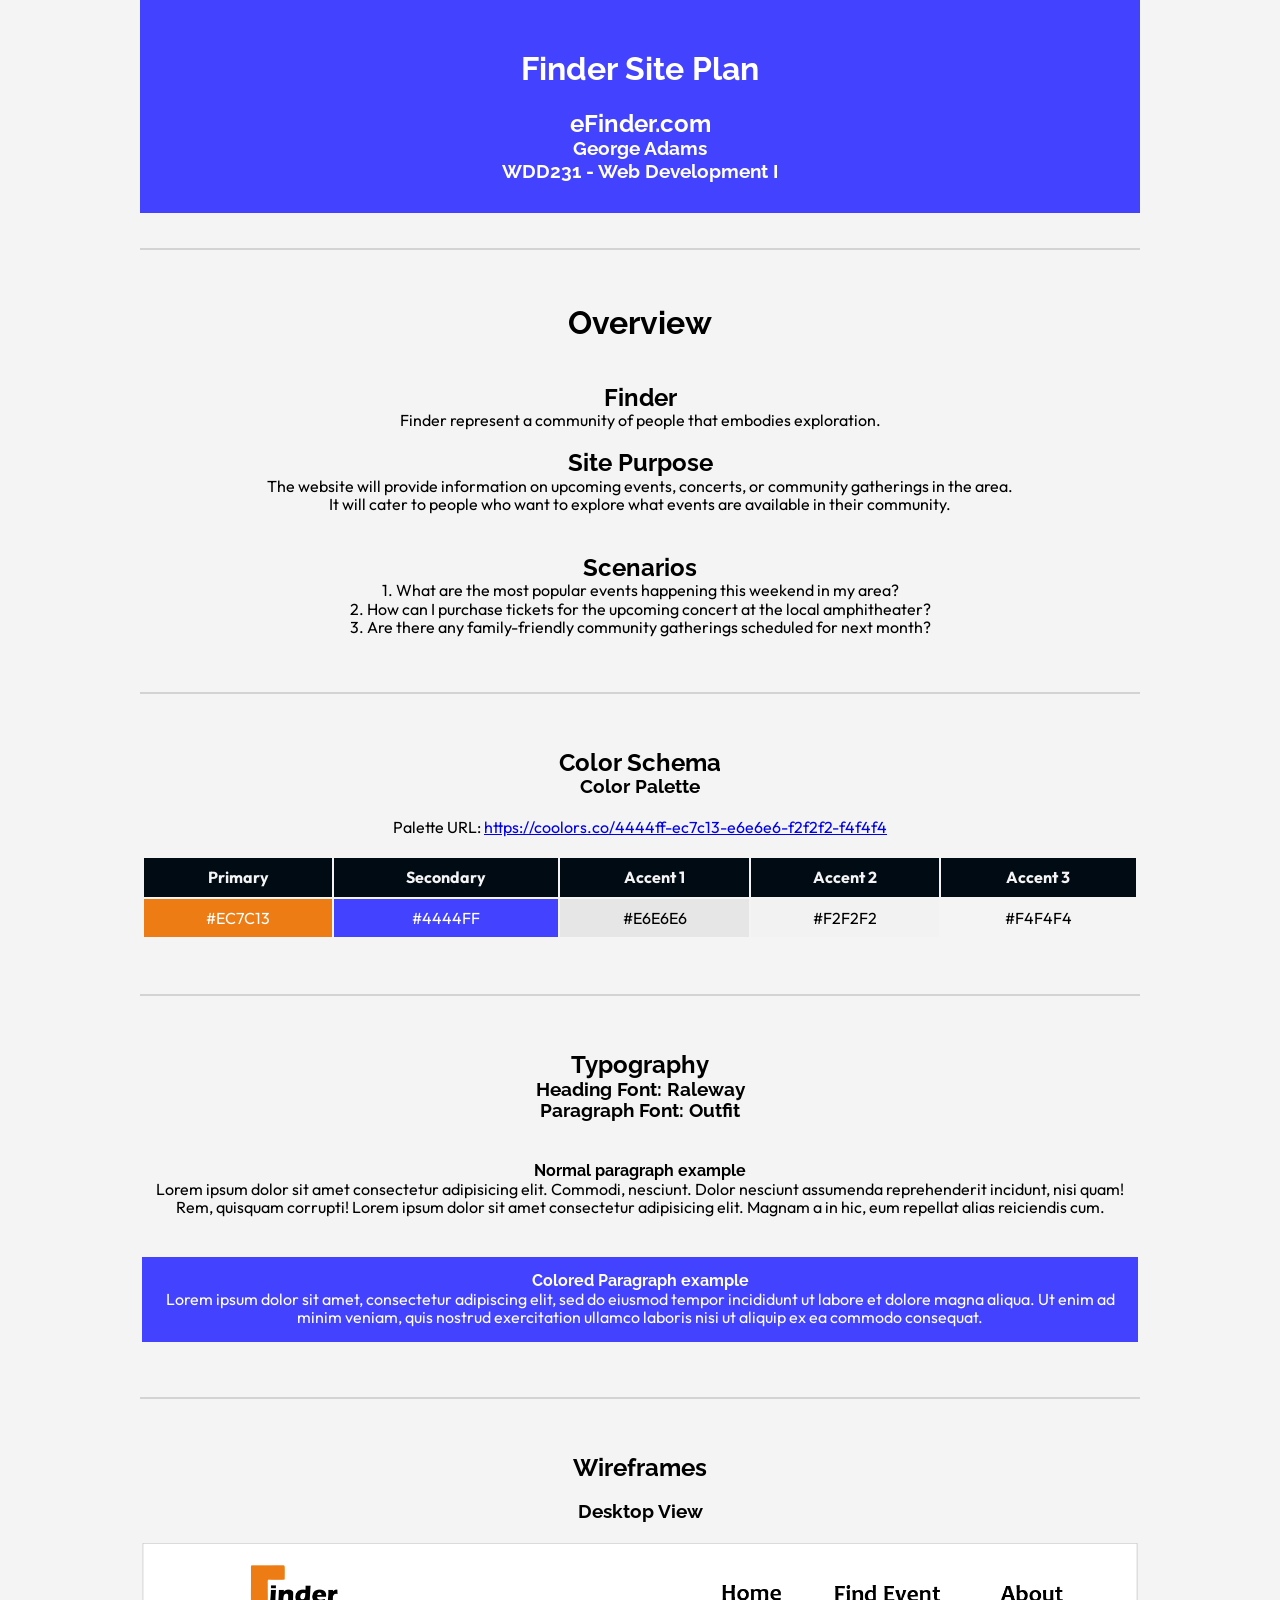
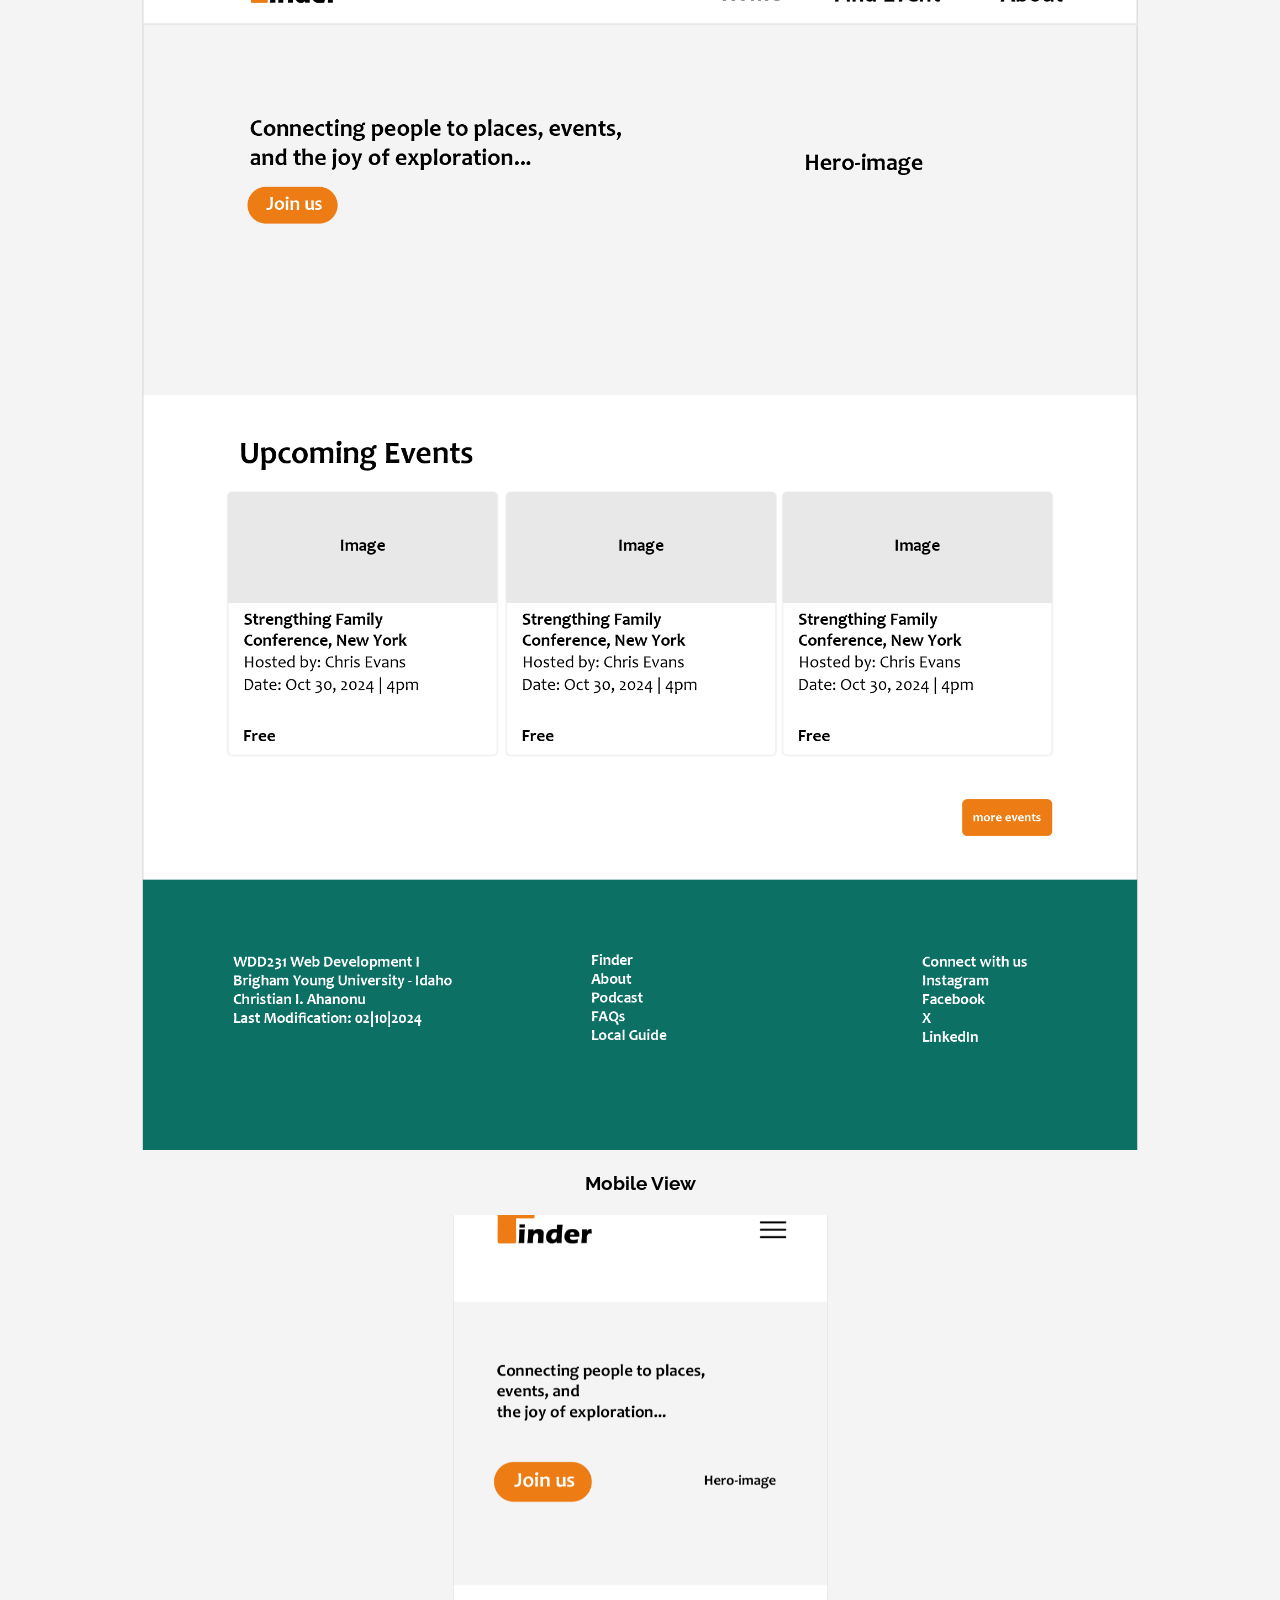
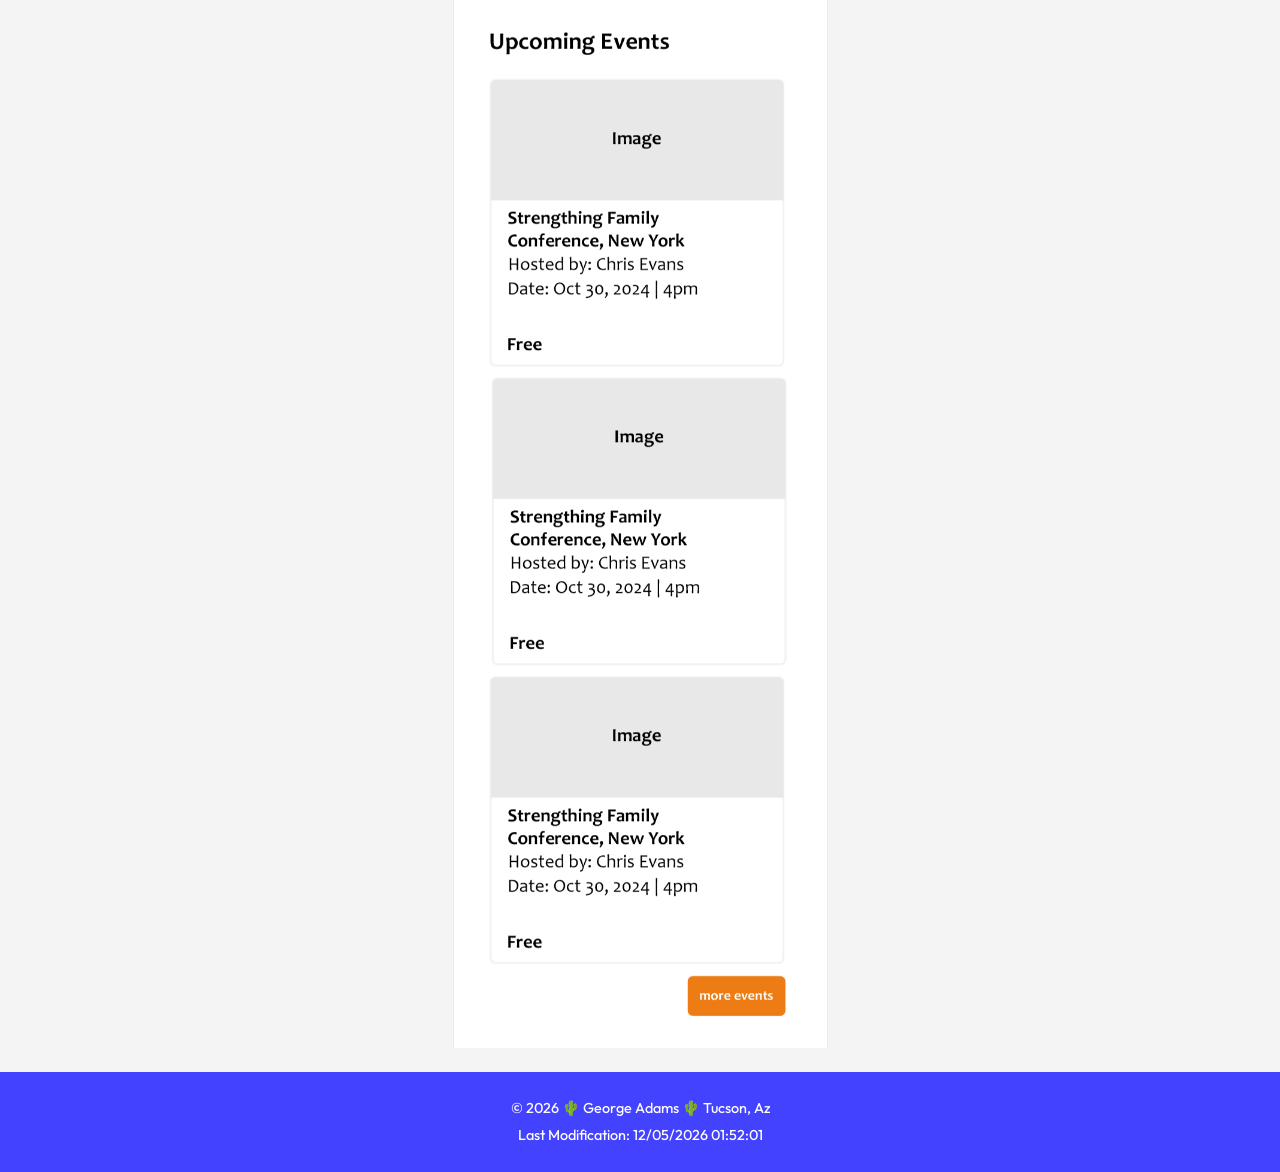
<file: project/siteplan.html>
<!DOCTYPE html>
<html lang="en-US">

<head>
    <meta charset="UTF-8">
    <meta name="viewport" content="width=device-width, initial-scale=1.0">
    <meta name="author" content="George Adams">
    <meta name="description" content="Site plan for an event finder website project">
    <title>Finder | Site plan</title>

    <link rel="apple-touch-icon" sizes="180x180" href="images/icons/apple-touch-icon.png">
    <link rel="icon" type="image/png" sizes="32x32" href="images/icons/favicon-32x32.png">
    <link rel="icon" type="image/png" sizes="16x16" href="images/icons/favicon-16x16.png">
    <link rel="manifest" href="images/icons/site.webmanifest">
    
    <link rel="preconnect" href="https://fonts.googleapis.com">
    <link rel="preconnect" href="https://fonts.gstatic.com" crossorigin>
    <link href="https://fonts.googleapis.com/css2?family=Outfit:wght@100..900&family=Raleway:ital,wght@0,100..900;1,100..900&display=swap" rel="stylesheet">
    
    <link rel="stylesheet" href="styles/normalize.css" media="screen"> 
    <link rel="stylesheet" href="styles/siteplan.css" media="screen">
    <script src="scripts/siteplan.js" defer></script>
</head>

<body>

    <!-- Header Section   -->
    <header>
        <div class="head-center">
            <h1>Finder Site Plan</h1>
            <h2>eFinder.com</h2>
            <h3>George Adams</h3>
            <h3>WDD231 - Web Development I</h3>
        </div>

    </header>
    
    <main class="main-center">
        <hr>

        <div class="">

            <!-- Overview Section  -->
            <h1 class="overview">Overview</h1>

            <div class="xplorer-sec">
                <h2>Finder</h2>
                <p>Finder represent a community of people that embodies exploration.</p>
            </div>
            
            <div class="siteplan">
                <h2>Site Purpose </h2>
                <p>The website will provide information on upcoming events, concerts, or 
                    community gatherings in the area. <br>It will cater to people who want 
                    to explore what events are available in their community.</p>
            </div>
            
            <div class="scenario">
                <h2>Scenarios</h2>
                <ul>
                    <li>1. What are the most popular events happening this weekend in my area?</li>
                    <li>2. How can I purchase tickets for the upcoming concert at the local amphitheater?</li>
                    <li>3. Are there any family-friendly community gatherings scheduled for next month?</li>
                </ul>                
            </div>

        </div>
        <hr>

        <!-- Color Schema & Table Section   -->
        <div class="color-sch">
            
            <h2>Color Schema</h2>
            <h3>Color Palette</h3>

            <div class="url">
                Palette URL: 
                <a href="https://coolors.co/4444ff-ec7c13-e6e6e6-f2f2f2-f4f4f4" target="_blank">https://coolors.co/4444ff-ec7c13-e6e6e6-f2f2f2-f4f4f4</a>

            </div>

            <!-- Table Section  -->
            <table class="table">
                <thead>
                    <tr>
                        <th scope="col">Primary</th>
                        <th scope="col">Secondary</th>
                        <th scope="col">Accent 1</th>
                        <th scope="col">Accent 2</th>
                        <th scope="col">Accent 3</th>
                    </tr>
                </thead>
    
                <tbody>
                    <tr>
                        <td>#EC7C13</td>
                        <td>#4444FF</td>
                        <td>#E6E6E6</td>
                        <td>#F2F2F2</td>
                        <td>#F4F4F4</td>
                    </tr>
    
                </tbody>
            </table>

        </div>
        <hr>

        <!-- Typography Section  -->
        <div class="typo">
            
            <h2>Typography</h2>
            <h3>Heading Font: Raleway</h3>
            <h3>Paragraph Font: Outfit</h3>

            <div class="normal-para">
                <h4>Normal paragraph example</h4>
    
                <p>Lorem ipsum dolor sit amet consectetur adipisicing elit. Commodi, 
                nesciunt. Dolor nesciunt assumenda reprehenderit incidunt, 
                nisi quam! Rem, quisquam corrupti! Lorem ipsum dolor sit amet consectetur 
                adipisicing elit. Magnam a in hic, eum repellat alias reiciendis cum.
                </p>
            </div>

            <div class="color-para">
                <h4>Colored Paragraph example</h4>
                <p>Lorem ipsum dolor sit amet, consectetur adipiscing elit, sed do eiusmod 
                tempor incididunt ut labore et dolore magna aliqua. Ut enim ad minim veniam, 
                quis nostrud exercitation ullamco laboris nisi ut aliquip ex ea commodo 
                consequat.</p>
            </div>

        </div>
        <hr>

        <!-- Wireframe Section  -->
        <div class="wiref-sec">
            <h2>Wireframes</h2>

            <div class="desktop">
                <h3>Desktop View</h3>
                <div>
                    <img src="images/home-page.png" alt="wireframe for desktop view" width="1803" height="2334" loading="lazy">
                </div>
            </div>

            <div class="mobile">
                <h3>Mobile View</h3>
                <div>
                    <img src="images/home-page-mobile.png" alt="wireframe for mobile view" width="626" height="3295" loading="lazy">
                </div>
            </div>
        </div>
        
    </main>

    <!-- Footer Section  -->
    <footer>
        <div class="foot-nav">
            <p>&copy; <span id="currentyear"></span> 🌵 George Adams 🌵 Tucson, Az </p>
            <p id="lastmodified"></p>
        </div>
    </footer>

</body>

</html>
</file>
<file: project/styles/index.css>
*,
::after,
::before {
    margin: 0;
    padding: 0;
    box-sizing: border-box;
}

:root {
    --primary-color: rgb(67, 67, 255);
    --secondary-color: rgb(12, 112, 100);
    --accent-color1: rgb(230, 230, 230);
    --accent-color2: rgb(242, 242, 242);
    --accent-color3: rgb(244, 244, 244);
    --accent-color4: rgb(186, 255, 247, 0.89);
    --accent-color5: rgb(185, 97, 14);
    --rich-black: rgb(1, 11, 19);

    font-family: Outfit, Raleway, sans-serif;
    background-color: var(--accent-color3);
    font-size: 16px;

}

h1,
h2,
h3,
h4 {
    font-family: Raleway, Outfit, sans-serif;
}

li {
    list-style: none;
}

a {
    text-decoration: none;
}







.logo-container {
    display: flex;
    justify-content: space-between;
    align-items: center;
    padding: 0 20px;
}

.logo-container img {
    width: 90px;
    height: 80px;
}

#icon-menu::before {
    font-family: "Font Awesome 5 Free";
    content: "\f0c9";
    font-weight: 600;
    font-size: 25px;
    cursor: pointer;
}

#icon-menu.open::before {
    content: "\f00d";
}



.nav-container .nav-links {
    background-color: var(--secondary-color);
    color: white;
    text-align: center;
}

.nav-container nav {
    display: grid;
    grid-template-rows: 0fr;
    transition: grid-template-rows .5s ease-out;
}

.nav-container nav ul {
    overflow: hidden;
}

.nav-container nav.open {
    grid-template-rows: 1fr;
}


.nav-links li {
    padding: 10px 0;

}

.nav-links li:nth-of-type(1){
    padding-top: 25px;
}

.nav-links li:nth-of-type(3) {
    padding-bottom: 25px;
}


.nav-links a {
    color: white;
    font-family: Raleway, Outfit, sans-serif;
    font-weight: 600;
    padding: 5px 14px;
    border-radius: 15px;
    
}

.nav-links a:hover {
    color: var(--primary-color);
}

.active {
    text-decoration: underline 3px var(--primary-color);
}




.pic-src {
    width: 100%;
    height: 500px;
    position: relative;
}

.pic-src img{
    width: 100%;
    height: 100%;
    object-fit: cover;    
}

.hero-msg {
    position: absolute;
    bottom: 0;
    left: 0;
    top: 30%;
    color: white;
    padding: 20px;
}

.hero-msg h1 {
    font-size: 1.5rem;
}

.hero-msg button {
    padding: 9px 17px;
    border-radius: 5px;
    background-color: var(--primary-color);
    color: white;
    border: none;
}





.all-events {
    margin-top: 30px;
    padding: 20px;
    
}

.all-events h2 {
    padding-bottom: 20px;
}

.more-events {
    padding: 10px 15px;
    border-radius: 5px;
    background-color: var(--primary-color);
    border: none;
    margin-top: 10px;
    margin-left: 10px;
    cursor: pointer;
}

.more-events a {
    color: white;
}



.new-btn {
    padding: 10px 15px;
    border-radius: 5px;
    background-color: var(--primary-color);
    border: none;
    cursor: pointer;
    text-decoration: none;
    color: white;
}

.toEvent {
    display: block;
    margin-top: 40px;
}


.event-container {
    display: flex;
    flex-direction: column;
    gap: 13px;
}

.each-event {
    width: 100%;
    height: 340px;
    cursor: pointer;
}

.each-event div {
    width: auto;
    height: 220px;
}

.each-event img {
    width: 100%;
    height: 100%;
    object-fit: cover;
}

.each-event ul {
    padding: 14px;
    line-height: 1.3;
    background-color: var(--accent-color1);
}



.grtContainer {
    width: 100%; 
    padding: 15px; 
    color: var(--accent-color4); 
    border: none; 
    background-color: black;
    text-align: center;
} 

.grtContainer.show {
    display: grid;
    grid-template-rows: 1fr;
    transition: grid-template-rows 2s ease-out;
}

.grtContainer.hide {
    margin-top: -55px;
    transition: 2s ease;
    opacity: 0;
}











footer {
    margin-top: 100px;
    background-color: var(--secondary-color);
    color: white;
}

.footer-background {
    padding: 20px;
}



.footer-section {
    display: flex;
    flex-direction: column;
    gap: 20px;
}

.sec-one li, .sec-two li, .sec-three li {
    padding: 1.3px 0;
}

.sec-one li:nth-of-type(1),
.sec-two li:nth-of-type(1),
.sec-three li:nth-of-type(1) {
    color: var(--accent-color4);
}

.sec-one a, 
.sec-two a {
    color: white;
    text-decoration: underline 2px;
}

.footend-section {
    margin-top: 50px;
}

.footend-section hr {
    margin: 12px 0;
    border: 1px solid white;
}

.footend-section ul {
    display: flex;
    flex-direction: column;
    gap: 2px;
}






@media screen and (min-width: 1000px) {

    .all-events, 
    .footer-background,
    .nav-container {
        max-width: 1200px;
        margin: 0 auto;
    }

    .all-events {
        margin-top: 50px;
    }

    .pic-src {
        height: 650px;
    }
    
    .hero-msg h1 {
        font-size: 2rem;
    }

    .hero-msg > button a {
        color: white;
    }


    .toEvent {
        margin-right: auto;
        display: flex;
        justify-content: flex-end;
        margin-top: 50px;
    }

    .event-container {
        padding: 0;
        display: flex;
        justify-content: space-evenly;
        flex-direction: row;    
    }


    #icon-menu {
        display: none;
    }

    .nav-container {
        display: grid;
        grid: auto/1fr 1fr;
    }

    .nav-container .nav-links {
        display: flex;
        background-color: transparent;
    }

    .nav-container .nav-links ul {
        display: flex;
        justify-content: flex-end;
        align-items: center;
        width: 100%;
        gap: 50px;
        
    }

    .nav-links a {
        background-color: transparent;
        color: var(--rich-black);
        font-weight: 600;
    }

    .nav-container .nav-links ul li {
        padding: 0;
    }

    .hero-msg h1 {
        font-size: 2rem;
    }




    footer {
        height: 350px;
    }
    
    .footer-background {
        margin-top: 50px;
        padding: 20px 0;

    }

    .footer-section {
        flex-direction: row;
        margin-top: 60px;
        gap: 360px;
    }


    .footend-section {
        margin-top: 100px;
    }
    
    .footend-section ul {
        flex-direction: row;
        justify-content: space-between;
    }

    
    
    
}
</file>
<file: project/styles/event.css>
:root {
    --primary-color: rgb(67, 67, 255);
    --secondary-color: rgb(12, 112, 100);
    --accent-color1: rgb(230, 230, 230);
    --accent-color2: rgb(242, 242, 242);
    --accent-color3: rgb(244, 244, 244);
    --accent-color4: rgb(186, 255, 247, 0.89);
    --accent-color5: rgb(185, 97, 14);
    --rich-black: rgb(1, 11, 19);

    font-family: Outfit, Raleway, sans-serif;
    background-color: var(--accent-color3);
    font-size: 16px;

}

.event-hero {
    margin-top: 25px;
    margin-left: 15px;
    margin-right: 15px;
    border-radius: 15px;

    padding: 15px;
    background: linear-gradient(rgba(0, 0, 0, 0.5), rgba(0, 0, 0, 0.5)), 
                url('../images/event_hero.jpg') center center no-repeat;
    background-size: cover;
    position: relative;
    height: 500px;
    width: auto;
    color: white;    
}

.event-msg {
    position: absolute;
    bottom: 0;
    padding-bottom: 40px;
    padding-right: 10px;
}

.allevents-container {
    margin-top: 50px;
    padding: 10px;
}

.allevents-container h2 {
    padding: 10px 0;
}

.dsAllEvents {
    display: flex;
    flex-direction: column;
    gap: 15px;
}

.eachItem {
    width: 100%;
    height: auto;
    cursor: pointer;
}

.eachItem div {
    width: auto;
    height: 220px;
}


.eachItem img {
    width: 100%;
    height: 100%;
    object-fit: cover;
}

.eachItem ul {
    padding: 14px;
    line-height: 1.3;
    background-color: var(--accent-color1);
}

.moreInfoWrapper {
    width: auto;
    height: 86vh;
    color: var(--rich-black);
    margin: 0 auto;
    margin-top: 50px;
    border: none;
    border-radius: 6px;
    padding: 20px 20px;
    line-height: 2;

}

.moreInfoWrapper h2 {
    margin-bottom: 10px;
}

.timeVenue {
    margin: 20px 0;
}

.closeBtn{
    cursor: pointer;
    font-size: 20px;
    display: flex;
    justify-content: right;
}


















@media screen and (min-width: 1000px) {

    .event-hero,
    .allevents-container
    {
        max-width: 1200px;
        margin: 0 auto;
    }

    .event-hero {
        margin-top: 50px;
        height: 300px;
        background: linear-gradient(to left, rgba(0, 0, 0, 0.2), rgba(0, 0, 0, 0.9)), 
                    url('../images/event_hero.jpg') center center no-repeat;
        background-size: cover;
        padding-left: 30px;
    }

    .allevents-container {
        margin-top: 50px;
    }

    .event-msg {
        width: 600px;
    }

    .dsAllEvents {
        display: grid;
        grid: auto/1fr 1fr 1fr 1fr;        
    }

    .moreInfoWrapper {
        width: 700px;
        height: 80vh;
        padding: 30px 30px;
    }

    .moreInfoWrapper h2 {
        margin-bottom: 20px;
    }

}
</file>
<file: week01/styles/index.css>
*,
*::before,
*::after {
    box-sizing: border-box;
    padding: 0;
    margin: 0;
}

:root {
    --primary-color: #F6F0E7;
    --secondary-color: #5F4723;
    --accent-color1: #E8D9C2;
}

body {
    font-family: "Gill Sans MT", Raleway, Quicksand, "Humanst521 BT", sans-serif;
    background-color: var(--primary-color);
    font-size: 15px;
}

main {
    padding: 15px;
}





#menu {
    font-size: 26px;
    line-height: 100px;
    padding-right: 10px;
    cursor: pointer;
    /* transition: 50s ease-in; */
}


.intro-container {
    width: 100%;
    height: 100px;
    background-color: var(--secondary-color);
    display: flex;
    flex-direction: row;
    justify-content: space-around;
    color: white;
}

.intro-container h1 {
    line-height: 70px;
    font-family: Raleway, sans-serif;
    font-size: 1.5rem;
    text-align: center;
}

.intro-container img {
    border-radius: 50%;
    padding: 5px;
    width: 80px;
    height: 80px;
    object-fit: cover;
    margin-top: 10px;
}


.nav-links {
    display: none;
    background-color: #5F4723;
    width: 200px;
    height: 300px;
    text-align: center;
    padding-top: 17px;
    position: absolute;
    top: 0;
    right: 0;
    z-index: 1;
    transition: 25s ease;
}

.nav-links a {
    display: flex;
    flex-direction: column;
    padding: 12px;
    text-decoration: none;
    color: white;
    font-size: 1.2rem;
}

.nav-links a:hover {
    color: #c9b89f;
}

/* .nav-links a:active {
    text-decoration: underline white 3px;
} */

.close-menu {
    font-size: 26px;
    color: white;
    position: relative;
    top: 0;
    left: -40%;
}



.tag-one {
    height: 350px;
    box-shadow: 2px 2px 5px #e1e1ea, -2px -2px 5px #e1e1ea;
    border-radius: 8px;
}

.tag-one h2 {
    background-color: #5F4723;
    text-align: center;
    padding: 15px;
    color: white;
    font-family: Raleway, sans-serif;
    border-radius: 7px 7px 0 0;
}

.tag-one .course-taken {
    font-size: .9rem;
    padding: 5px;
    padding-left: 15px;
    margin-top: 10px;
}

.tag-one ul {
    list-style-type: none;
}



.tag-two {
    text-align: center;
    height: 350px;
    margin-top: 20px;
    box-shadow: 2px 2px 5px #e1e1ea, -2px -2px 5px #e1e1ea;
    border-radius: 9px;
}

.tag-two h2 {
    background-color: #5F4723;
    color: white;
    text-align: center;
    padding: 15px;
    font-family: Raleway, sans-serif;
    border-radius: 7px 7px 0 0;

}

.tag-two img {
    padding: 15px 0 3px 0;
    width: 140px;
    height: auto;
    margin-top: 16px;
}




.tag-three {
    box-shadow: 2px 2px 5px #e1e1ea, -2px -2px 5px #e1e1ea;
    margin-top: 12px;

}

.tag-three h2 {
    padding: 12px;
    color: white;
    background-color: #5F4723;
    text-align: center;
    font-family: Raleway, sans-serif;
    border-radius: 7px 7px 0 0;

}

.btn-container {
    text-align: center;
}

.btn-container button {
    padding: 5px 12.2%;
    gap: 3px;
    margin: 10px 0;
    border-radius: 3px;
    background-color: black;
    color: white;
    border: none;
    font-family: "Gill Sans MT", sans-serif;
    cursor: pointer;

}

.btn-container button:hover {
    background-color: rgb(42, 39, 39);
}

.courses-container {
    display: flex;
    flex-direction: column;
    padding: 8px;
    gap: 10px;
}

.courses-container span {
    padding: 10px;
    color: white;
    background-color: #5F4723;
    text-align: center;
    border-radius: 3px;
    cursor: pointer;
}

.courses-container .incomplete {
    background-color: #c9b89f;
    color: black;
}

.total-credit {
    display: block;
    text-align: center;
    margin-top: 15px;
}


dialog {
    border: 1px solid rgba(0, 0, 0, 0.1);
    border-radius: .25rem;
    padding: 1rem;
    background-color: #fff;
    box-shadow: 0 0 3rem #777;
    width: 90%;
    max-width: 600px;
}

::backdrop {
    background-color: rgba(0, 0, 0, 0.5);
}

dialog button {
    position: absolute;
    top: 23px;
    right: 23px;
    padding: .5rem 1rem;
    border: 1px solid rgba(0, 0, 0, 0.1);
}








.footer-nav {
    margin-top: 20px;
    background-color: var(--secondary-color);
    color: white;
    padding: 13px;
    font-family: Raleway, sans-serif;
    text-align: center;
    display: flex;
    justify-content: center;
    align-items: center;
    flex-direction: column;
    gap: 3px;
}


.flag-name {
    display: flex;
    flex-direction: row;
    gap: 5px;
    text-align: center;
    padding: 3px;
    align-items: center;
}

#currentYear,
.flag-name {
    font-size: 1rem;
    font-weight: 600;
}

.flag-name img {
    width: 50px;
    height: 30px;
}


#lastModified {
    font-weight: 600;
}
</file>
<file: week01/styles/index-large.css>
@media screen and (min-width: 1000px ) {
    main {
        max-width: 900px;
        margin: 0 auto;
    }

    #menu {
        display: none;
    }

    .intro-container {
        justify-content: center;
        align-items: center;
        gap: 20px; 
    
    }

    header {
        width: 100%;
        height: 58px;
        background-color: black;
    }
    

    .nav-links {
        display: flex;
        position: relative;
        justify-content: space-around;
        margin: 0 auto;
        max-width: 800px;
        width: 100%;
        height: 55px;
        background-color: transparent;
        padding-right: 80px;
    }
    
    .nav-links a {
        font-size: 1.09rem;
        padding-top: 0;
        margin-top: 4px;
    }
    
    .close-menu {
        display: none;
    }


    .main-container {
        display: grid;
        gap: 10px;
    }
    
    .tag-three {
        grid-column: 1/3;
    }
    
    .tag-one {
        grid-column: 1/2;
    }
    
    .tag-two {
        grid-column: 2/3;
        margin-top: 0;

    }
    
    .courses-container {
        display: grid;
        grid: auto/ 1fr 1fr 1fr;
        gap: 5px;
    }

    .btn-container button {
        padding: 5px 4%;
    }
}
</file>
<file: chamber/styles/directory.css>
*,
*::before,
*::after {
    box-sizing: border-box;
    padding: 0;
    margin: 0;
}
 
:root {
    --primary-color: rgb(67, 67, 231);
    --secondary-color: #FAEDFC; 
    --accent-color1: #E6E6E6;
    --accent-color2: #F2F2F2;
    --accent-color3: #F4F4F4;

    font-family: Outfit, "Humanst521 BT", roboto, sans-serif;
    font-size: 16px;
    scroll-behavior: smooth;
}

h1,
h2,
h3,
h4 {
    font-family: "Humanst521 BT", sans-serif;
}

li {
    list-style: none;
}

a {
    text-decoration: none;
}


.top-banner {
    width: 100%;
    height: 20px;
    background-color: var(--primary-color);
}

.items-left, .items-right {
    display: none;
}






.nav-container > span {
    display: flex;
    align-items: center;
    justify-content: space-between;
    padding: 15px 13px;
    margin-bottom: 10px;

}

.nav-container > span a {
    width: 150px;
    height: 59px;
}

.nav-container > span img {
    /* padding: 10px; */
    width: 100%;
    height: 100%;
    object-fit: cover;
}

#icon-menu {
    width: 31px;
    height: auto;
}

#icon-menu::before {
    font-family: "Font Awesome 5 Free";
    content: "\f0c9";
    font-weight: 600;
    font-size: 35px;
    cursor: pointer;
    width: 100%;
    height: 100%;
    object-fit: cover;
}

#icon-menu.open::before {
    content: "\f00d";
}


.nav-links {
    text-align: center;
    background-color: var(--primary-color);
}

.nav-links a {
    color: white;
    padding: 8px 12px;
    border-radius: 20px;
}

.nav-links a.active {
    text-decoration: 2px white underline;
}

.nav-links ul li {
    padding: 5px 0px;
    margin: 13px 0;
}

.nav-links a:hover {
    color: var(--primary-color);
    background-color: var(--secondary-color);
    transition: .5s ease;
}
 



/* Styling for the nav display */

.nav-container nav {
    display: grid;
    grid-template-rows: 0fr;
    transition: grid-template-rows .5s ease-out;

}

.nav-container nav ul {
    overflow: hidden;
}

.nav-container nav.open {
    grid-template-rows: 1fr;
}

.intro-msg-container h1 {
    margin-top: 0;
}

.intro-msg-container {
    padding: 20px;
}



/* List and Grid icons styling */
.list-grid-icons {
    margin: 0 auto;
    text-align: center;
    padding: 10px;
}

.list-grid-icons i {
    padding: 10px;
    font-size: 25px;
    color: white;
    width: 100%;
    height: 100%;
    object-fit: cover;
}

.list-grid-icons button {
    border: none;
    background-color: var(--primary-color);
    cursor: pointer;
    width: 45px;
    height: 45px;
}

.list-grid-icons i:hover {
    color: var(--primary-color);
}

.list-grid-icons button:hover {
    border: var(--primary-color) solid .5px;
    background-color: white;
    transition: .5s ease;

}


/* Grid and List view styling  */
#comp-list .table-list:nth-of-type(even){
    background-color: var(--secondary-color);
}

#comp-list {
    display: none;
    margin-top: 20px;
    padding: 20px;
}


#comp-grid {
    padding: 18px 20px;
    display: flex;
    flex-direction: column;
    gap: 20px;
}

#comp-grid div {
    text-align: center;
    display: flex;
    flex-direction: column;
    border: .5px solid var(--primary-color);
    padding: 50px;
    border-radius: 5px;
    box-shadow: 5px 5px var(--primary-color);
    width: 100%;
}

#comp-grid div h1 {
    color: var(--primary-color);
}

#comp-grid div p:nth-of-type(1){
    display: flex;
    justify-content: center;
}



/*class created in JS*/
.table-list {
    display: grid;
    grid: auto/1fr;
    gap: 10px;
    padding: 10px;
    justify-content: space-evenly;
}





footer {
    margin-top: 50px;
    width: 100%;
    height: 352px;
}

.footer-background {
    background-color: var(--primary-color);
    width: 100%;
    height: auto;
}

.footer-container {
    display: flex;
    flex-direction: column;
    gap: 20px;
    color: white;
    padding: 20px;
}

.sec-two {
    display: flex;
    gap: 7px;
    width: 320px;
    height: 30px;
}

.sec-two i {
    font-size: 30px;
}

.sec-one a {
    color: white;
    text-decoration: underline 2px white;
}

.sec-one a:hover {
    text-decoration: underline 2px black;
    color: black;
}


.footend-container {
    background-color: black;
    color: white;
    width: 100%;
    height: auto;
}

.footer-end {
    padding: 20px;
    display: flex;
    flex-direction: column;
}
</file>
<file: chamber/styles/directory-large.css>
@media screen and (min-width:1000px) {

    .nav-container,
    .intro-msg-container,
    .list-grid-icons,
    #comp-grid,
    #comp-list,
    .footer-end,
    .footer-container,
    .footer-container {
        margin: 0 auto;
        max-width: 1200px
    }

    .items-left,
    .items-right {
        display: flex
    }

    .top-banner {
        width: 100%;
        height: 60px;
        background-color: var(--primary-color);
        color: #fff;
        display: flex;
        align-items: center;
        font-size: 14px;
        justify-content: space-between;
        padding: 0 20px
    }

    .items-left ul,
    .items-right ul {
        display: flex;
        gap: 6px
    }

    .items-right a {
        color: #fff
    }

    .nav-container {
        display: grid;
        grid: auto/1fr 1fr
    }

    .nav-container .nav-links {
        display: flex;
        justify-content: flex-end;
        background-color: #fff0
    }

    #icon-menu {
        display: none
    }

    .nav-container .nav-links ul {
        display: flex;
        flex-direction: row;
        justify-content: flex-end;
        align-items: center;
        gap: 20px
    }

    .nav-container .nav-links a {
        color: #000;
        font-weight: 600
    }

    .nav-container .nav-links a.active {
        color: var(--primary-color)
    }

    .nav-container span img {
        width: 180px;
        height: auto
    }

    #comp-grid {
        display: grid;
        grid: auto/repeat(3, 1fr);
        gap: 15px
    }

    .footer-background {
        height: 300px
    }

    .footer-container {
        flex-direction: row;
        justify-content: space-between;
        line-height: 22px;
        padding-top: 5%
    }

    .sec-two {
        width: 0;
        height: 0;
        justify-content: center;
    }

    .sec-two i {
        font-size: 44px;
        padding-right: 8px
    }

    .footer-end {
        flex-direction: row;
        justify-content: space-between
    }

    .table-list {
        grid: auto/repeat(4, 1fr)
    }
}
</file>
<file: chamber/styles/join.css>
:root {
    --primary-color: rgb (67, 67, 231);
    --secondary-color: #FAEDFC;
    --accent-color1: #E6E6E6;
    --accent-color2: #F2F2F2;
    --accent-color3: #F4F4F4;

    font-family: Outfit, "Humanst521 BT", roboto, sans-serif;
    font-size: 16px;
    scroll-behavior: smooth;
}

main {
    padding: 20px;
}

#member-container {
    margin-top: 20px;
}


#formInfo label {
    display: block;
    padding-top: 20px;
    font-weight: 600;
}

#formInfo label input {
    margin-top: 5px;
    padding: 10px;
    width: 100%;
    border-radius: 5px;
    font-family: Outfit, sans-serif;
    border: 1px solid lightgray;
}



fieldset {
    margin: 20px 0;
    border-radius: 6px;
    padding: 20px;
    border: 1px solid lightgray;

}


#fieldsetArea label {
    display: block;
    margin-right: 10px;
    padding: 10px 6px;
    cursor: pointer;
}


#fieldsetArea input {
    text-align: left;
    font-size: 23px;
}

legend {
    font-weight: 600;
    padding: 8px;
}


textarea {
    display: block;
    margin: 10px 0;
    padding: 10px;
    width: 100%;
    height: 100px;
    border-radius: 5px;
    border: 1px solid lightgray;
}

#orgDetails {
    font-weight: 600;
}


#submit-Btn {
    padding: 10px 12px;
    border-radius: 5px;
    margin-top: 15px;
    font-weight: 600;
    border: 1px solid lightgray;
    background-color: var(--primary-color);
    color: white;
    cursor: pointer;
}

#submit-Btn:hover {
    opacity: .92;
}










.benefits {
    margin-top: 60px;
    background-color: var(--accent-color2);
    width: 100%;
    height: 470px;
    border-radius: 5px;
}

.benefits h2 {
    padding: 20px;
    text-align: center;
    background-color: var(--primary-color);
    color: white;
    border-radius: 5px 5px 0 0;
}

.benefits p {
    text-align: center;
    /* margin: 15px; */
    padding: 20px 10px;
}

#NP-M,
#Bronze-M,
#Silver-M,
#Gold-M {
    padding: 2px 10px;
    background-color: var(--primary-color);
    color: white;
    margin: 10px 20px;
    border-radius: 5px;
    display: flex;
    justify-content: space-between;
    align-items: center;
    cursor: pointer;
}

#NP-M:hover,
#Bronze-M:hover,
#Silver-M:hover,
#Gold-M:hover {
    box-shadow: 1px 1px 7px gray;
    /* opacity: .95; */

}



/* Dialogue Design  */
.dDesign {
    background-color: white;
    padding: 15px;
    color: black;
    width: 90%;
    /* height: 25%; */
    border-radius: 6px;
    border: none;
    box-shadow: 1px 1px 3px rgba(0, 0, 0, 0.2);
    margin: auto;

}

.dDesign div {
    display: flex;
    justify-content: space-evenly;
}

.dDesign .closeBtn {
    position: absolute;
    top: 0;
    right: 0;
    padding: 20px;
    cursor: pointer;
}

.dDesign h2 {
    margin-top: 20px;
}

.dDesign p {
    margin: 20px 0;
}




@media screen and (min-width: 1000px) {

    #member-container {
        max-width: 1200px;
        margin: 0 auto;
        display: grid;
        grid: auto/1.5fr 1fr;
        gap: 30px;
        margin-top: 30px;
    }

    .intro-Heading h1,
    .intro-Heading p {
        text-align: center;

    }

    .dDesign {
        width: 50%;
        height: 25%;

    }

    .benefits {
        margin-top: 30px;
    }
}
</file>
<file: chamber/styles/thankyou.css>
:root {
    --primary-color: rgb (67, 67, 231);
    --secondary-color: #FAEDFC;
    --accent-color1: #E6E6E6;
    --accent-color2: #F2F2F2;
    --accent-color3: #F4F4F4;

    font-family: Outfit, "Humanst521 BT", roboto, sans-serif;
    font-size: 16px;
    scroll-behavior: smooth;
}

#displayApp h1,
#displayApp span p {
    text-align: center;
}

.infoContainer {
    display: flex;
    margin-top: 30px;
    justify-content: center;

}


#displayApp .sec1 p,
#displayApp .sec2 p {
    padding: 8px;
    border-bottom: 1px solid lightgray;
}

#displayApp .sec1,
#displayApp .sec2 {
    border: 1px solid lightgray;
}


#displayApp .sec1 {
    background-color: var(--accent-color2);
}
</file>
<file: project/styles/about.css>
:root {
    --primary-color: rgb(67, 67, 255);
    --secondary-color: rgb(12, 112, 100);
    --accent-color1: rgb(230, 230, 230);
    --accent-color2: rgb(242, 242, 242);
    --accent-color3: rgb(244, 244, 244);
    --accent-color4: rgb(186, 255, 247, 0.89);
    --accent-color5: rgb(185, 97, 14);
    --rich-black: rgb(1, 11, 19);

    font-family: Outfit, Raleway, sans-serif;
    background-color: var(--accent-color3);
    font-size: 16px;

}




.about-hero-msg {
    position: relative;
    height: 100vh;
    width: 100%;
}

.about-hero-msg img {
    object-fit: cover;
    width: 100%;
    height: 100%;
}


.about-container h1 {
    position: absolute;
    top: 50%;
    text-align: center;
    color: white;
    font-size: 2rem;
    
}

.about-msg {
    background-color: var(--primary-color);
    color: white;
    padding: 64px 20px;
    text-align: center;
}


.join-container {
    padding: 40px 20px;
}

.join-container h2 {
    padding-bottom: 20px;
}

.join-child {
    display: flex;
    flex-direction: column;
    gap: 50px;
}

.join-child button {
    padding: 12px 23px;
    border-radius: 5px;
    border: none;
    background-color: var(--primary-color);
    color: white;
    cursor: pointer;
}

.join-child button:hover {
    background-color: var(--accent-color5);
}

input {
    display: block;
    padding: 15px;
    border-radius: 5px;
    width: 100%;
    margin-bottom: 20px;
    margin-top: 5px;
    border: 1px solid lightgray;

}

.join-child div {
    text-align: center;
} 

.join-child img {
    width: 60%;
    height: 60%;
}













@media screen and (min-width: 1000px) {
    .about-msg p,
    .join-container {
        max-width: 1200px;
        margin: 0 auto;
    }

    .about-msg p {
        font-size: 1.5rem;
    }

    .about-msg {
        height: 300px;
        display: flex;
        justify-content: center;
        align-items: center;
    }

    .about-container h1 {
        top: 50%;
        left: 50%;
        transform: translate(-50%, -50%);
        font-size: 4rem;
    }


    .join-child {
        flex-direction: row;
        gap: 60px;
        align-items: center;
    } 

    .join-child img {
        width: 70%;
        height: 70%;
    }

    .join-child div {
        width: 100%;
        height: 100%;
    }

    form {
        max-width: 500px;
        width: 100%;
    }

    .about-hero-msg h1 {
        text-align: center;
    }

    .join-container {
        padding-top: 50px
    }
}
</file>
<file: project/styles/siteplan.css>
*,
::after,
::before {
    margin: 0;
    padding: 0;
    box-sizing: border-box;
}

:root {
    --primary-color: #EC7C13;
    --secondary-color: rgb(67, 67, 255);
    --accent-color1: #E6E6E6;
    --accent-color2: #F2F2F2;
    --accent-color3: #F4F4F4;
    --rich-black: #010b13;

    font-family: Outfit, Raleway, sans-serif;
    background-color: var(--accent-color3);
    font-size: 16px;

}

h1,
h2,
h3,
h4 {
    font-family: Raleway, Outfit, sans-serif;
}



/* -----------------HEADER-----------------  */

header {
    margin-top: 50px;
}

.head-center h3 {
    line-height: 23px;
}

header,
.main-center {
    max-width: 1000px;
    margin: 0 auto;
}

/* -----------------HEADER END-----------------  */






/* -----------------MAIN-----------------  */

hr {
    border: 1px solid lightgray;
    margin: 35px 0;
}

.head-center,
.main-center {
    text-align: center;
}

.head-center {
    background-color: var(--secondary-color);
    color: white;
    padding: 30px;
}

.overview,
.xplore-section,
.siteplan,
.scenario,
.color-sch,
.typo,
.wiref-sec {
    padding: 20px 2px;
}

.scenario ul {
    list-style: none;
}

.url {
    padding: 20px 0;
}




/* ----------Table Section----------- */
.table {
    margin: 0 auto;
    width: 100%;
}

thead,
tbody {
    padding: 10px;
}

th,
td {
    text-align: center;
}


thead th {
    background-color: var(--rich-black);
    color: var(--accent-color3);
}

tbody tr td:nth-child(1) {
    color: white;
    background-color: var(--primary-color);
}

tbody tr td:nth-child(2) {
    background-color: var(--secondary-color);
    color: white;
}

tbody tr td:nth-child(3) {
    background-color: var(--accent-color1);
    color: black;
}

tbody tr td:nth-child(4) {
    background-color: var(--accent-color2);
}

tbody tr td:nth-child(5) {
    background-color: var(--accent-color3);
}

/* ----------Table End----------- */





.normal-para,
.color-para {
    margin-top: 40px;
}

.color-para {
    color: white;
    background-color: var(--secondary-color);
    padding: 15px;
}

.desktop h3 {
    padding: 20px 0;
}

.desktop div {
    width: 100%;
    height: 100%;
}
.desktop img {
    width: 100%;
    height: 100%;
}







.mobile h3 {
    padding: 20px 0px;
}

.mobile div {
    max-width: 375px;
    height: 100%;
    margin: 0 auto;
}

.mobile img {
    width: 100%;
    height: 100%;
}



/* -----------------MAIN END-----------------  */




/* -----------------FOOTER-----------------  */
footer {
    background-color: var(--secondary-color);
    width: 100%;
    height: 100px;
    display: flex;
    align-items: center ;
    justify-content: center;

}

.foot-nav {
    color: white;
    text-align: center;
    font-weight: 450;
    display: flex;
    flex-direction: column;
    gap: 10px;
}

/* -----------------FOOTER END-----------------  */


@media screen and (min-width: 380px) {
    
    th,
    td {
        padding: 10px;
        text-align: center;
    }

    .mobile {
        width: 100%;
    }

    .mobile img {
        width: 100%;
    }

    .foot-nav {
        font-size: .9rem;
    }
}
</file>
